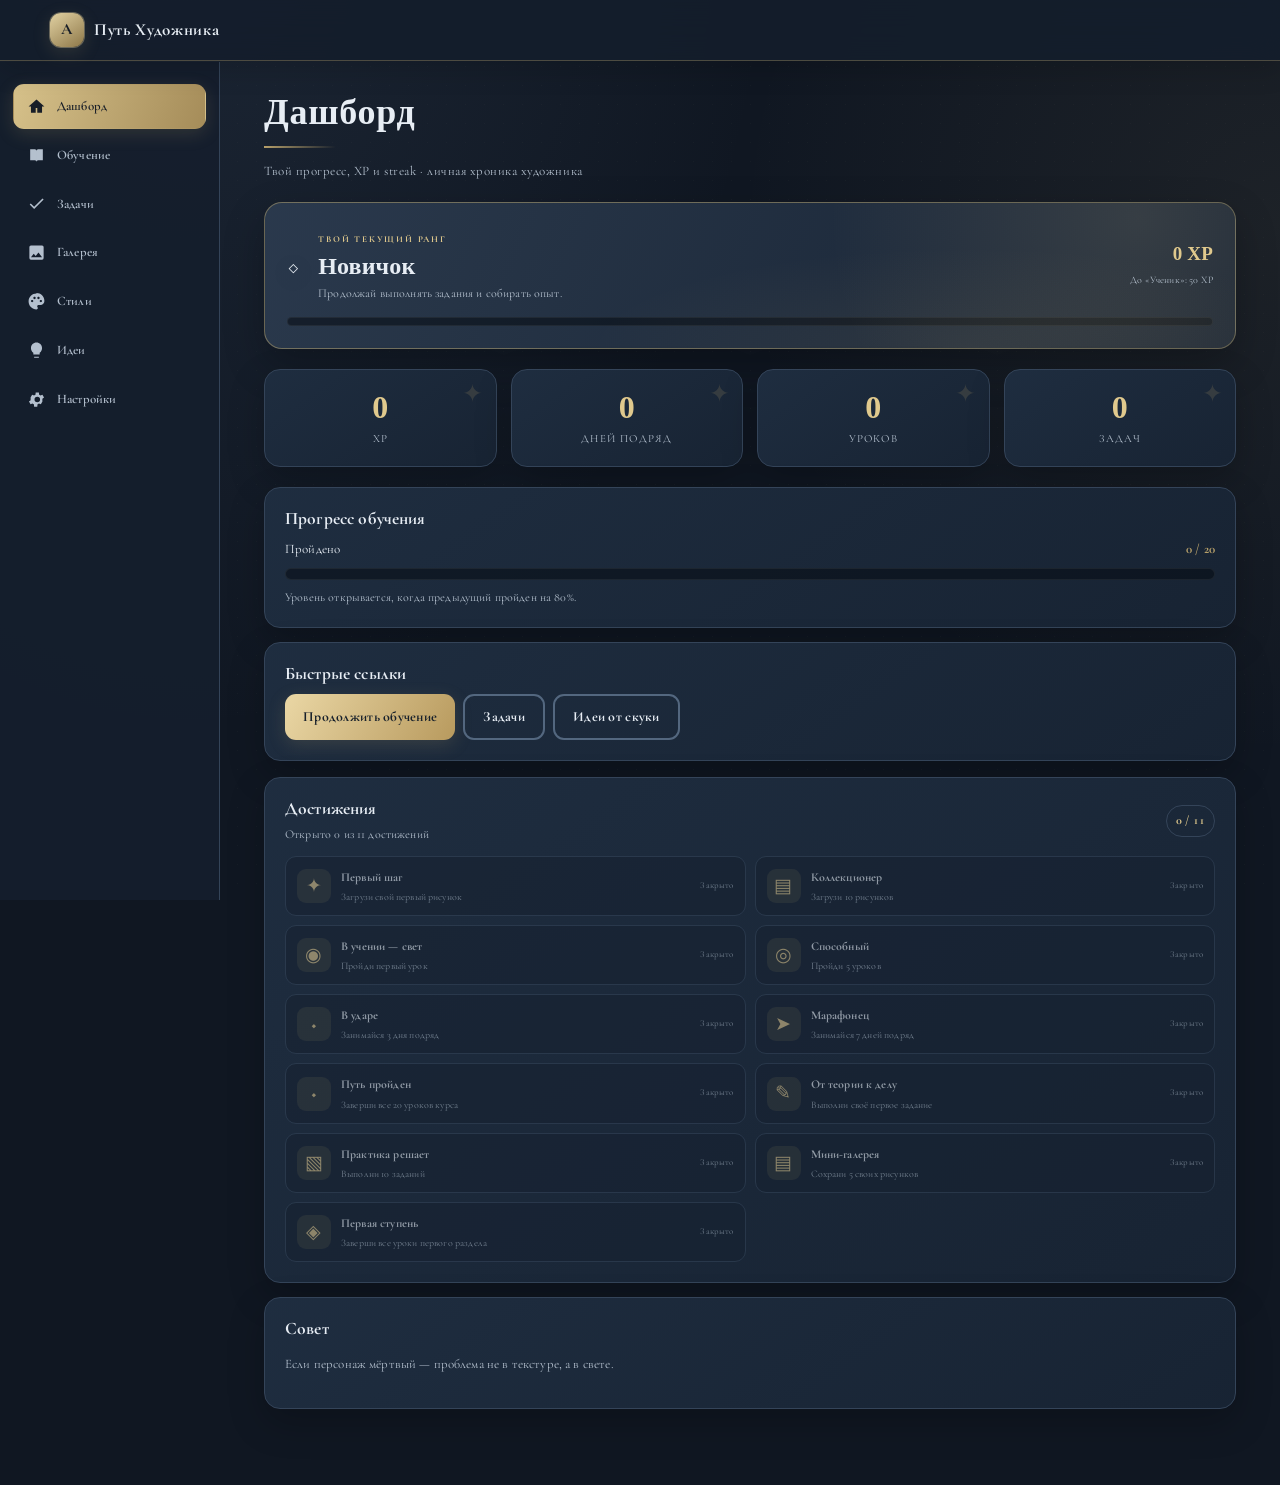
<file: index.html>
<!DOCTYPE html>
<html lang="ru">
<head>
<meta charset="UTF-8">
<meta name="viewport" content="width=device-width, initial-scale=1.0">
<title>Путь Художника — Дашборд</title>
<link rel="stylesheet" href="css/style.css">
</head>
<body>

<div class="topbar">
  <div class="brand"><div class="brand-mark">A</div><span>Путь Художника</span></div>
</div>

<nav class="sidebar" aria-label="Основная навигация">
  <a href="index.html" class="active"><span class="icon icon-home" aria-hidden="true"></span>Дашборд</a>
  <a href="learn.html"><span class="icon icon-book" aria-hidden="true"></span>Обучение</a>
  <a href="tasks.html"><span class="icon icon-task" aria-hidden="true"></span>Задачи</a>
  <a href="gallery.html"><span class="icon icon-image" aria-hidden="true"></span>Галерея</a>
  <a href="styles.html"><span class="icon icon-palette" aria-hidden="true"></span>Стили</a>
  <a href="ideas.html"><span class="icon icon-bulb" aria-hidden="true"></span>Идеи</a>
  <a href="settings.html"><span class="icon icon-settings" aria-hidden="true"></span>Настройки</a>
</nav>

<div class="main-wrap">
  <div class="content">
    <h1>Дашборд</h1>
    <p class="sub">Твой прогресс, XP и streak · личная хроника художника</p>
    <section class="hero-card" aria-label="Текущий ранг">
      <div class="hero-orbit"></div><div class="hero-rank-icon" id="dashRankIcon">◇</div>
      <div class="hero-copy"><span class="eyebrow">ТВОЙ ТЕКУЩИЙ РАНГ</span><h2 id="dashRankTitle">Новичок</h2><p id="dashRankHint">Каждый набросок приближает тебя к следующей ступени.</p></div>
      <div class="hero-xp"><strong id="dashXp">0 XP</strong><span id="dashNext">До следующего ранга: 50 XP</span></div>
      <div class="xp-bar hero-bar"><div class="xp-fill" id="dashRankFill" style="width:0%"></div></div>
    </section>

    <div class="stats-grid">
      <div class="stat-box">
        <div class="val" id="xpVal">0</div>
        <div class="lab">XP</div>
      </div>
      <div class="stat-box">
        <div class="val" id="streakVal">0</div>
        <div class="lab">Дней подряд</div>
      </div>
      <div class="stat-box">
        <div class="val" id="lessonsVal">0</div>
        <div class="lab">Уроков</div>
      </div>
      <div class="stat-box">
        <div class="val" id="tasksVal">0</div>
        <div class="lab">Задач</div>
      </div>
    </div>

    <div class="card">
      <h3>Прогресс обучения</h3>
      <div style="display:flex; justify-content:space-between; font-size:13px; margin-bottom:4px">
        <span>Пройдено</span>
        <span id="progressText" style="color:var(--accent); font-weight:700">0 / 20</span>
      </div>
      <div class="xp-bar"><div class="xp-fill" id="progressFill" style="width:0%"></div></div>
      <p style="font-size:12px; color:var(--muted); margin:8px 0 0">
        Уровень открывается, когда предыдущий пройден на 80%.
      </p>
    </div>

    <div class="card">
      <h3>Быстрые ссылки</h3>
      <div style="display:flex; gap:8px; flex-wrap:wrap; margin-top:8px">
        <a href="learn.html" class="btn btn-primary">Продолжить обучение</a>
        <a href="tasks.html" class="btn btn-ghost">Задачи</a>
        <a href="ideas.html" class="btn btn-ghost">Идеи от скуки</a>
      </div>
    </div>

        <section class="card achievements-card" aria-labelledby="achievementsTitle">
      <div class="achievements-heading">
        <div><h3 id="achievementsTitle">Достижения</h3><p id="achievementsSummary">Собирай награды за свой прогресс</p></div>
        <span class="achievements-count" id="achievementsCount">0 / 11</span>
      </div>
      <div class="achievements-grid" id="achievementsGrid" aria-live="polite"></div>
    </section>

<div class="card">
      <h3>Совет</h3>
      <p style="font-size:13px; color:var(--muted)" id="tipBox">Загрузка...</p>
    </div>
  </div>
</div>

<nav class="bottom-nav" aria-label="Быстрая навигация">
  <a href="index.html" class="active"><span class="icon icon-home" aria-hidden="true"></span><span>Главная</span></a>
  <a href="learn.html"><span class="icon icon-book" aria-hidden="true"></span><span>Уроки</span></a>
  <a href="tasks.html"><span class="icon icon-task" aria-hidden="true"></span><span>Задачи</span></a>
  <a href="gallery.html"><span class="icon icon-image" aria-hidden="true"></span><span>Галерея</span></a>
  <a href="settings.html"><span class="icon icon-settings" aria-hidden="true"></span><span>Профиль</span></a>
</nav>

<script src="js/data.js"></script>
<script src="js/themes.js"></script>
<script src="js/app.js"></script>
<script>
const TIPS = [
  "Если персонаж мёртвый — проблема не в текстуре, а в свете.",
  "Не рисуй детали, пока форма не сидит.",
  "Складка — зигзаг, а не прямая.",
  "Силуэт: закрась чёрным. Узнаётся?",
  "Один урок — минимум 3-5 рисунков."
];

function onReady(){
  const s = APP.state;
  document.getElementById('xpVal').textContent = s.xp;
  document.getElementById('streakVal').textContent = s.streak.count;
  document.getElementById('lessonsVal').textContent = Object.keys(s.progress).length;
  document.getElementById('tasksVal').textContent = Object.values(s.tasks).filter(v=>v==='done').length;

  const p = APP.calcLevel();
  document.getElementById('progressText').textContent = p.done + ' / ' + p.total;
  document.getElementById('progressFill').style.width = p.percent + '%';

  const unlocked = s.unlockedAch || [];
  const achievementCount = APP.ACHIEVEMENTS.length;
  document.getElementById('achievementsCount').textContent = unlocked.length + ' / ' + achievementCount;
  document.getElementById('achievementsSummary').textContent = unlocked.length === achievementCount
    ? 'Все награды собраны — отличный результат!'
    : 'Открыто ' + unlocked.length + ' из ' + achievementCount + ' достижений';
  document.getElementById('achievementsGrid').innerHTML = APP.ACHIEVEMENTS.map(ach => {
    const earned = unlocked.includes(ach.id);
    return '<article class="achievement-item' + (earned ? ' earned' : ' locked') + '">' +
      '<span class="achievement-icon" aria-hidden="true">' + ach.icon + '</span>' +
      '<span class="achievement-copy"><strong>' + ach.title + '</strong><small>' + ach.desc + '</small></span>' +
      '<span class="achievement-state">' + (earned ? 'Получено' : 'Закрыто') + '</span></article>';
  }).join('');
  document.getElementById('tipBox').textContent = TIPS[Math.floor(Math.random()*TIPS.length)];
  const rank = APP.getRankInfo();
  document.getElementById('dashRankIcon').textContent = rank.current.icon;
  document.getElementById('dashRankTitle').textContent = rank.current.title;
  document.getElementById('dashXp').textContent = s.xp + ' XP';
  document.getElementById('dashRankFill').style.width = rank.percent + '%';
  document.getElementById('dashNext').textContent = rank.next ? `До «${rank.next.title}»: ${rank.next.minXP - s.xp} XP` : 'Максимальный ранг достигнут';
  document.getElementById('dashRankHint').textContent = rank.next ? 'Продолжай выполнять задания и собирать опыт.' : 'Ты достиг вершины. Продолжай творить!';
}

APP.boot();
</script>
</body>
</html>
</file>
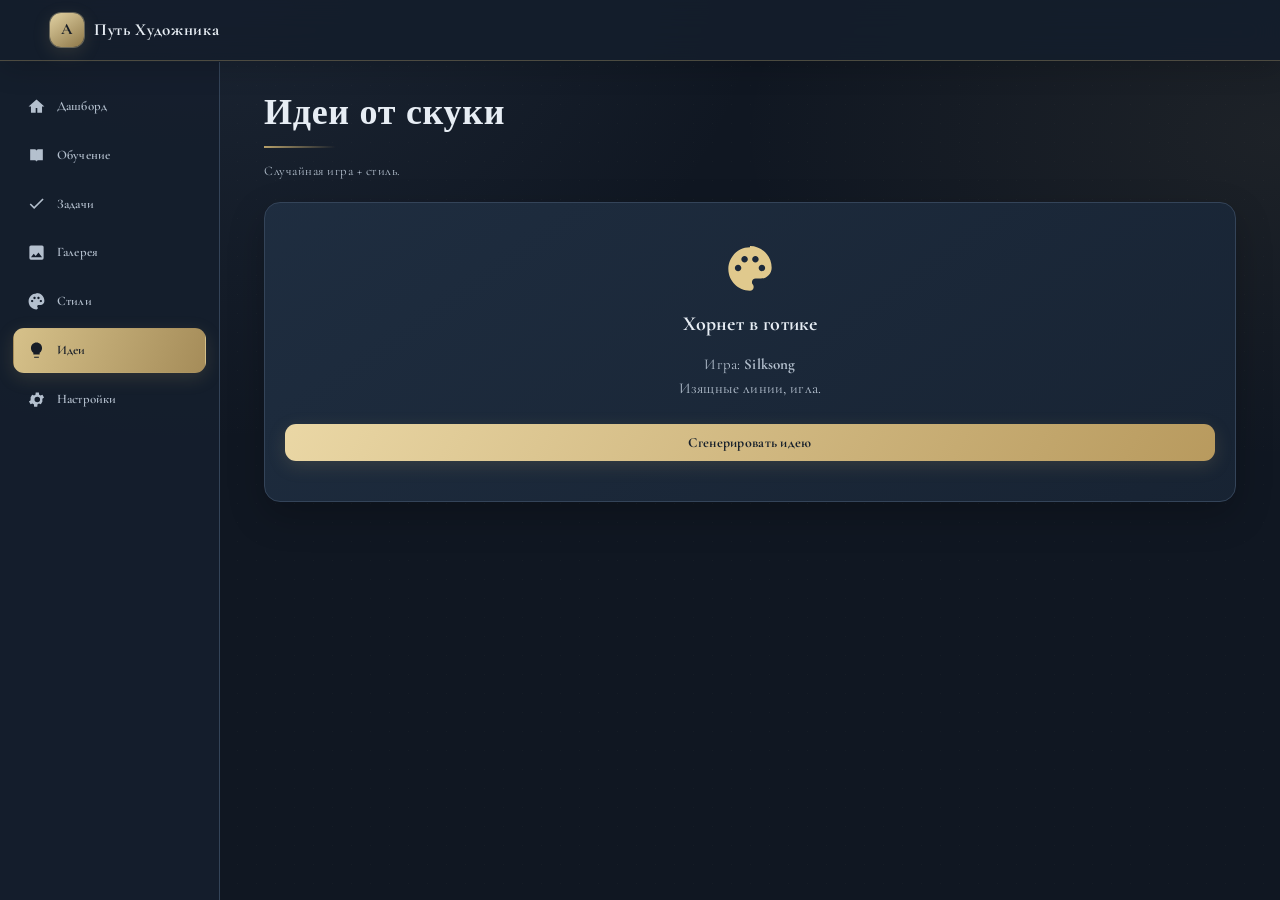
<file: ideas.html>
<!DOCTYPE html>
<html lang="ru">
<head>
<meta charset="UTF-8">
<meta name="viewport" content="width=device-width, initial-scale=1.0">
<title>Идеи — Путь Художника</title>
<link rel="stylesheet" href="css/style.css">
</head>
<body>

<div class="topbar">
  <div class="brand"><div class="brand-mark">A</div><span>Путь Художника</span></div>
</div>

<nav class="sidebar" aria-label="Основная навигация">
  <a href="index.html"><span class="icon icon-home" aria-hidden="true"></span>Дашборд</a>
  <a href="learn.html"><span class="icon icon-book" aria-hidden="true"></span>Обучение</a>
  <a href="tasks.html"><span class="icon icon-task" aria-hidden="true"></span>Задачи</a>
  <a href="gallery.html"><span class="icon icon-image" aria-hidden="true"></span>Галерея</a>
  <a href="styles.html"><span class="icon icon-palette" aria-hidden="true"></span>Стили</a>
  <a href="ideas.html" class="active"><span class="icon icon-bulb" aria-hidden="true"></span>Идеи</a>
  <a href="settings.html"><span class="icon icon-settings" aria-hidden="true"></span>Настройки</a>
</nav>

<div class="main-wrap">
  <div class="content">
    <h1>Идеи от скуки</h1>
    <p class="sub">Случайная игра + стиль.</p>
    
    <div class="card" style="text-align:center; padding:40px 20px;">
      <div id="ideaIcon" class="icon icon-palette idea-mark" aria-hidden="true"></div>
      <h2 id="ideaTitle" style="font-size:20px; margin-bottom:8px;">Нажми кнопку</h2>
      <p id="ideaDesc" style="color:var(--muted); margin-bottom:24px;"></p>
      <button class="btn btn-primary btn-block" onclick="rollIdea()">Сгенерировать идею</button>
    </div>
  </div>
</div>

<nav class="bottom-nav" aria-label="Быстрая навигация">
  <a href="index.html"><span class="icon icon-home" aria-hidden="true"></span><span>Главная</span></a>
  <a href="learn.html"><span class="icon icon-book" aria-hidden="true"></span><span>Уроки</span></a>
  <a href="tasks.html"><span class="icon icon-task" aria-hidden="true"></span><span>Задачи</span></a>
  <a href="gallery.html"><span class="icon icon-image" aria-hidden="true"></span><span>Галерея</span></a>
  <a href="settings.html"><span class="icon icon-settings" aria-hidden="true"></span><span>Профиль</span></a>
</nav>

<script src="js/data.js"></script>
<script src="js/themes.js"></script>
<script src="js/app.js"></script>
<script>
function onReady() {
  rollIdea(); // Сразу показываем первую идею
}

window.rollIdea = function() {
  const pool = APP_DATA.CREATIVE_TASKS;
  const random = pool[Math.floor(Math.random() * pool.length)];
  
  document.getElementById('ideaTitle').textContent = random.title;
  document.getElementById('ideaDesc').innerHTML = `
    Игра: <b>${random.game}</b><br>
    ${random.desc || ''}
  `;
  document.getElementById('ideaIcon').className = 'icon icon-palette idea-mark';
};

APP.boot();
</script>
</body>
</html>
</file>
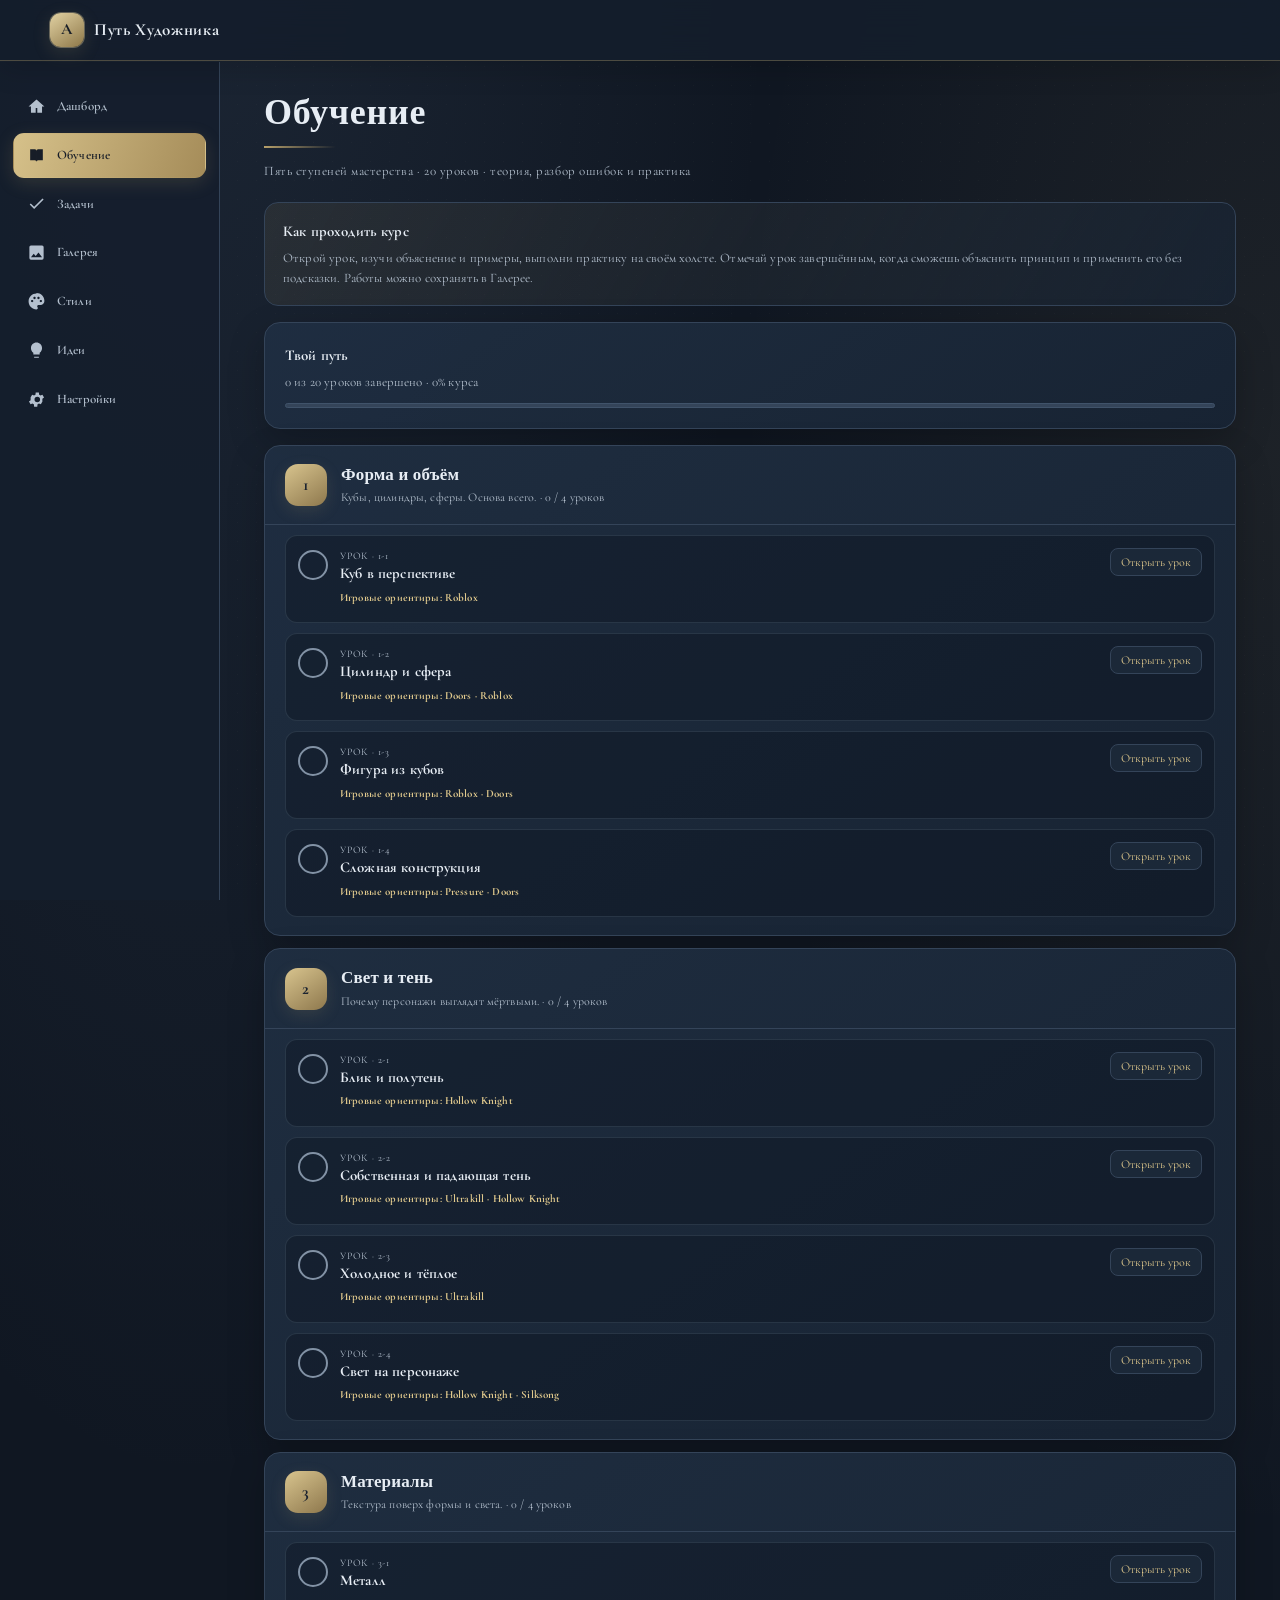
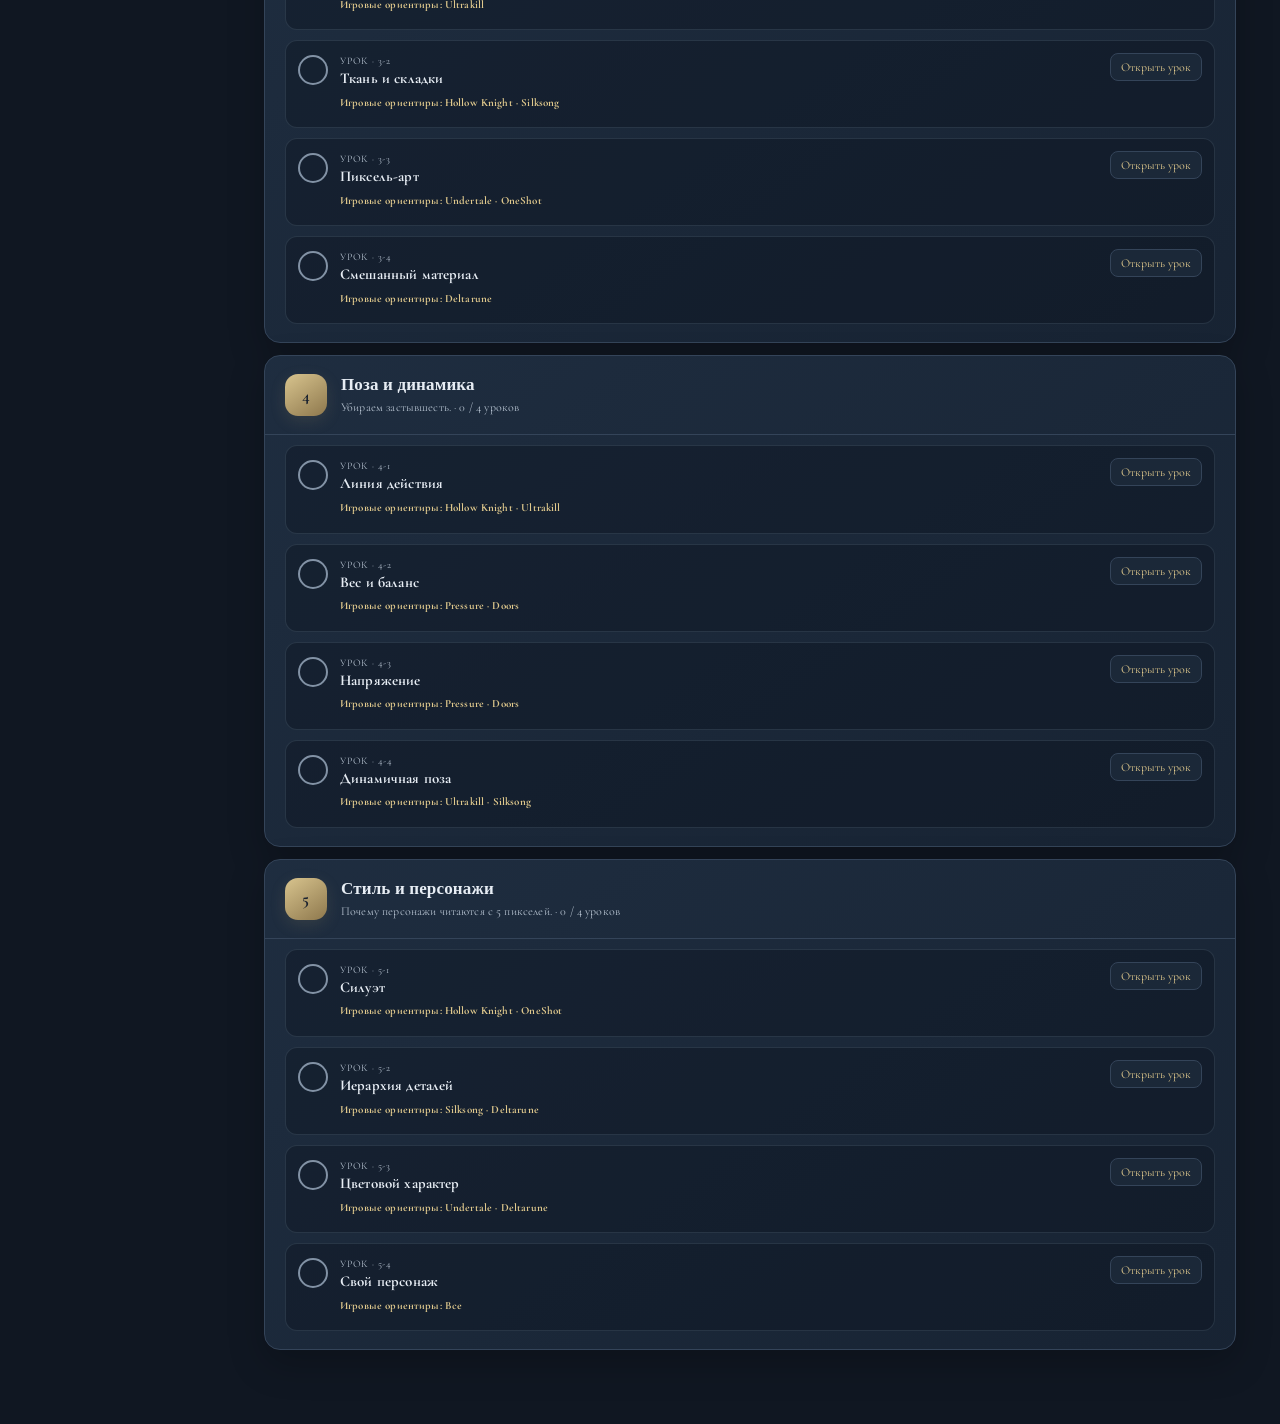
<file: learn.html>
<!DOCTYPE html>
<html lang="ru">
<head>
<meta charset="UTF-8">
<meta name="viewport" content="width=device-width, initial-scale=1.0">
<meta name="theme-color" content="#101722">
<title>Обучение — Путь Художника</title>
<link rel="stylesheet" href="css/style.css">
<style>
.lesson{align-items:stretch;cursor:default;opacity:1!important;flex-wrap:wrap}
.lesson.done{border-color:rgba(126,174,145,.55);background:linear-gradient(110deg,rgba(65,111,91,.13),var(--bg))}
.lesson-check{cursor:pointer;margin:2px 0 0}
.lesson-body{cursor:pointer}
.lesson-body h4{font-size:15px}
.lesson-body .games{margin-top:5px}
.lesson-open{margin-left:auto;align-self:flex-start;border:1px solid var(--line);border-radius:8px;background:var(--card);color:var(--accent2);padding:6px 10px;font-size:12px;cursor:pointer}
.lesson-detail{display:none;flex-basis:100%;margin:4px 0 2px 36px;padding:16px;border:1px solid var(--line);border-radius:12px;background:var(--card);color:var(--text);line-height:1.65}
.lesson.expanded .lesson-detail{display:block}
.lesson-detail h5{margin:15px 0 6px;color:var(--accent2);font-size:13px;letter-spacing:.04em}
.lesson-detail h5:first-child{margin-top:0}
.lesson-detail p{font-size:13px;color:var(--text);margin:0 0 8px}
.lesson-detail ul,.lesson-detail ol{padding-left:20px;margin:5px 0 12px;color:var(--text);font-size:13px}
.lesson-detail li{margin:4px 0}
.lesson-detail .concept{padding:9px 11px;margin:7px 0;background:var(--bg2);border:1px solid var(--line);border-left:2px solid var(--accent);border-radius:0 8px 8px 0}
.lesson-detail .concept strong{display:block;color:var(--text);font-size:12px}
.lesson-detail .concept span{font-size:12px;color:var(--muted)}
.lesson-detail .practice-box{padding:12px;border:1px solid var(--line);border-radius:10px;background:var(--accent-soft)}
.lesson-detail .checklist{list-style:none;padding:0}
.lesson-detail .checklist li:before{content:"□";color:var(--accent2);margin-right:8px;font-size:16px}
.lesson-actions{display:flex;gap:8px;flex-wrap:wrap;margin-top:12px}
.lesson-actions button{border:1px solid var(--line);border-radius:9px;padding:9px 12px;background:var(--card);color:var(--text);font-weight:700;cursor:pointer}
.lesson-actions .complete{background:linear-gradient(120deg,#d9c58f,#a58b57);color:#171d27;border:0}
.lesson-progress{height:5px;background:var(--line);border-radius:9px;overflow:hidden;margin-top:10px}
.lesson-progress span{display:block;height:100%;background:var(--accent);width:0}
.course-intro{padding:16px 18px;margin:0 0 16px;border:1px solid var(--line);border-radius:14px;background:linear-gradient(120deg,rgba(183,160,106,.1),rgba(24,36,52,.8))}
.course-intro p{margin:5px 0 0;color:var(--muted);font-size:13px;line-height:1.6}
.lesson-status{font-size:10px;color:var(--muted);letter-spacing:.08em;text-transform:uppercase}
@media(max-width:600px){.lesson-detail{margin-left:0;padding:13px}.lesson-open{font-size:11px;padding:6px 8px}}
.lesson-visual{margin:12px 0 16px;padding:13px;border:1px solid var(--line);border-radius:12px;background:var(--bg2);overflow:hidden}.lesson-visual figcaption{font-size:13px;font-weight:800;color:var(--accent2);margin-bottom:8px}.lesson-visual svg{display:block;width:100%;height:auto;max-height:210px}.lesson-visual svg text{font:12px system-ui,sans-serif;fill:var(--text)}.lesson-visual .vg{stroke:var(--muted);stroke-dasharray:5 5;fill:none}.lesson-visual .vr{stroke:var(--accent2);stroke-dasharray:4 4;fill:none}.lesson-visual .vs{stroke:var(--accent);stroke-width:2.3;fill:var(--accent-soft)}.lesson-visual .vh,.lesson-visual .va{stroke:var(--accent2);stroke-dasharray:6 4;fill:none}.lesson-visual .vp{fill:var(--accent2)}.lesson-visual .vsh{fill:rgba(30,38,50,.58)}.lesson-visual .vhi{fill:#fff5d0;stroke:#c6a65d}.lesson-visual .vref{fill:none;stroke:#b7c9dc;stroke-width:5;stroke-linecap:round}.lesson-visual .vc{fill:rgba(30,38,50,.25)}.lesson-visual .vct{fill:rgba(20,25,34,.72)}.lesson-visual .vf{fill:none;stroke:var(--accent2);stroke-width:2}.lesson-visual .vl{fill:none;stroke:var(--text);stroke-width:5;stroke-linecap:round;stroke-linejoin:round}.lesson-visual p{margin:8px 0 0;font-size:12px;line-height:1.55;color:var(--muted)}@media(max-width:600px){.lesson-visual{padding:9px}.lesson-visual svg text{font-size:13px}}

.lesson-detail .step-check{display:flex;align-items:flex-start;gap:9px;cursor:pointer}
.lesson-detail .step-check input,.lesson-detail .self-check input{flex:0 0 auto;width:16px;height:16px;margin:3px 0 0;accent-color:var(--accent)}
.lesson-detail .step-check span,.lesson-detail .self-check span{min-width:0}
.lesson-detail .self-check{display:flex;align-items:flex-start;gap:9px;cursor:pointer}
.lesson-detail .self-check-note{font-size:12px;color:var(--muted);margin:0 0 7px}
.lesson-detail .checklist li:before{content:none}
.reference-image{display:flex;align-items:center;gap:12px;margin-top:12px;padding:10px;border:1px solid var(--line);border-radius:10px;background:var(--card)}
.reference-image img{display:block;width:112px;height:112px;flex:0 0 112px;object-fit:contain;border-radius:7px;background:var(--bg2)}
.reference-image div{display:flex;flex-direction:column;gap:4px;min-width:0}
.reference-image strong{font-size:12px;color:var(--text)}
.reference-image small{font-size:11px;color:var(--muted)}
.reference-image a{font-size:11px;color:var(--accent2);text-decoration:underline}
@media(max-width:600px){.reference-image{align-items:flex-start}.reference-image img{width:88px;height:88px;flex-basis:88px}.lesson-detail .step-check input,.lesson-detail .self-check input{width:18px;height:18px}}

.light-demo{margin:14px 0;padding:13px;border:1px solid var(--line);border-radius:12px;background:var(--card)}
.light-demo h5{margin:0 0 5px;color:var(--accent2);font-size:13px}
.light-demo>p{margin:4px 0 8px;font-size:12px;color:var(--muted)}
.light-demo svg{display:block;width:100%;max-height:190px;margin:5px auto}
.light-demo-control{display:flex;align-items:center;gap:12px;font-size:12px;color:var(--text)}
.light-demo-control input{flex:1;min-width:0;accent-color:var(--accent)}
.light-demo .light-demo-output{margin:6px 0 0;color:var(--accent2);font-size:12px}
.reference-fallback{font-size:11px;color:var(--muted);max-width:112px;align-self:center}</style>
</head>
<body>
<div class="topbar"><div class="brand"><div class="brand-mark">A</div><span>Путь Художника</span></div></div>
<nav class="sidebar" aria-label="Основная навигация">
  <a href="index.html"><span class="icon icon-home" aria-hidden="true"></span>Дашборд</a>
  <a href="learn.html" class="active"><span class="icon icon-book" aria-hidden="true"></span>Обучение</a>
  <a href="tasks.html"><span class="icon icon-task" aria-hidden="true"></span>Задачи</a>
  <a href="gallery.html"><span class="icon icon-image" aria-hidden="true"></span>Галерея</a>
  <a href="styles.html"><span class="icon icon-palette" aria-hidden="true"></span>Стили</a>
  <a href="ideas.html"><span class="icon icon-bulb" aria-hidden="true"></span>Идеи</a>
  <a href="settings.html"><span class="icon icon-settings" aria-hidden="true"></span>Настройки</a>
</nav>
<div class="main-wrap"><div class="content">
<h1>Обучение</h1>
<p class="sub">Пять ступеней мастерства · 20 уроков · теория, разбор ошибок и практика</p>
<div class="course-intro"><strong>Как проходить курс</strong><p>Открой урок, изучи объяснение и примеры, выполни практику на своём холсте. Отмечай урок завершённым, когда сможешь объяснить принцип и применить его без подсказки. Работы можно сохранять в Галерее.</p></div>
<div id="courseSummary" class="card" style="margin-bottom:16px"><strong>Твой путь</strong><div id="courseSummaryText" style="font-size:13px;color:var(--muted);margin-top:5px">Загрузка прогресса…</div><div class="lesson-progress"><span id="courseProgress"></span></div></div>
<div id="levelsWrap"></div>
</div></div>
<nav class="bottom-nav" aria-label="Быстрая навигация">
  <a href="index.html"><span class="icon icon-home" aria-hidden="true"></span><span>Главная</span></a>
  <a href="learn.html" class="active"><span class="icon icon-book" aria-hidden="true"></span><span>Уроки</span></a>
  <a href="tasks.html"><span class="icon icon-task" aria-hidden="true"></span><span>Задачи</span></a>
  <a href="gallery.html"><span class="icon icon-image" aria-hidden="true"></span><span>Галерея</span></a>
  <a href="settings.html"><span class="icon icon-settings" aria-hidden="true"></span><span>Профиль</span></a>
</nav>
<script src="js/data.js"></script>
<script src="js/lesson-content.js"></script>
<script src="js/themes.js"></script>
<script src="js/app.js"></script>
<script>
function esc(value){return String(value??'').replace(/[&<>"']/g,c=>({'&':'&amp;','<':'&lt;','>':'&gt;','"':'&quot;',"'":'&#39;'}[c]));}
function list(items,ordered=false,checkable=false){const tag=ordered?'ol':'ul';return '<'+tag+'>'+items.map(x=>'<li>'+(checkable?'<label class="step-check"><input type="checkbox"><span>'+esc(x)+'</span></label>':esc(x))+'</li>').join('')+'</'+tag+'>';}
const VIS={
"1-1":["Двухточечная перспектива","Горизонтальные направления сходятся к двум точкам; вертикали остаются вертикальными.",'<svg viewBox="0 0 520 190" role="img" aria-label="Куб в двухточечной перспективе"><path class="vg" d="M10 55H510"/><path class="vr" d="M45 55L230 100 45 170M475 55L290 100 475 170"/><path class="vs" d="M230 25L290 55V155L230 125Z M230 25L45 55V170L230 125 M290 55L475 55V170L290 155"/><circle class="vp" cx="45" cy="55" r="5"/><circle class="vp" cx="475" cy="55" r="5"/><text x="45" y="40" text-anchor="middle">Точка схода</text><text x="475" y="40" text-anchor="middle">Точка схода</text></svg>'],
"1-2":["Ось и торцы цилиндра","Торцы одного цилиндра согласованы по оси и наклону. Их видимая ширина зависит от ракурса; не нужно автоматически делать нижний эллипс шире верхнего.",'<svg viewBox="0 0 520 190" role="img" aria-label="Один цилиндр с двумя согласованными эллиптическими торцами"><path class="va" d="M75 95H445"/><path class="vs" d="M150 40H370C390 40 390 150 370 150H150C130 150 130 40 150 40Z"/><ellipse class="vs" cx="150" cy="95" rx="20" ry="55"/><path class="vh" d="M370 40C390 40 390 150 370 150"/><path class="vf" d="M150 40H370M150 150H370"/><text x="150" y="20" text-anchor="middle">Торец</text><text x="370" y="20" text-anchor="middle">Торец</text><text x="260" y="180" text-anchor="middle">Ось цилиндра</text></svg>'],
"2-1":["Светотень на сфере","Блик обращён к источнику. Собственная тень — с противоположной стороны; рефлекс слабее прямого света.",'<svg viewBox="0 0 520 190" role="img" aria-label="Сфера с бликом, тенью и рефлексом"><defs><clipPath id="sp-lighting"><circle cx="240" cy="100" r="76"/></clipPath></defs><path class="vr" d="M25 20L130 60M25 20L90 20M25 20L80 80"/><circle class="vs" cx="240" cy="100" r="76"/><g clip-path="url(#sp-lighting)"><path class="vsh" d="M245 24C320 30 350 95 320 150Q280 205 210 175Q270 160 270 100Q265 55 245 24Z"/><ellipse class="vhi" cx="200" cy="68" rx="14" ry="9"/><path class="vref" d="M290 160Q320 145 325 120"/></g><text x="15" y="15">Свет</text><text x="130" y="45">Блик</text><text x="335" y="90">Собственная тень</text><text x="335" y="165">Рефлекс</text></svg>'],
"2-2":["Собственная и падающая тень","Собственная тень лежит на объекте, падающая — на плоскости. Контактная область часто самая плотная.",'<svg viewBox="0 0 520 190" role="img" aria-label="Шар с собственной, падающей и контактной тенью"><path class="vg" d="M20 155H500"/><path class="vr" d="M35 15L150 75M35 15L125 130"/><circle class="vs" cx="185" cy="100" r="52"/><path class="vsh" d="M185 48A52 52 0 0 1 185 152Q240 145 238 95Q230 55 185 48Z"/><path class="vc" d="M220 140L440 155Q390 125 250 120Z"/><path class="vct" d="M130 155Q185 145 240 155Q185 165 130 155Z"/><text x="290" y="110">Падающая тень</text><text x="285" y="35">Собственная тень</text><text x="15" y="185">Контактная тень</text></svg>'],
"3-2":["Складки и натяжение ткани","Складки зависят от натяжения, сжатия и веса. Отмечай точки крепления и веди линии к провисающим участкам.",'<svg viewBox="0 0 520 190" role="img" aria-label="Складки ткани от точек натяжения"><path class="vs" d="M50 25Q130 50 205 25Q280 55 360 25Q430 50 470 25L470 155Q390 140 340 165Q255 140 205 165Q125 140 50 155Z"/><path class="vf" d="M50 25Q100 90 145 155M205 25Q190 100 205 165M360 25Q315 100 340 165M470 25Q410 90 340 165M50 25Q180 75 340 165M470 25Q370 80 205 165"/><circle class="vp" cx="50" cy="25" r="6"/><circle class="vp" cx="205" cy="25" r="6"/><circle class="vp" cx="360" cy="25" r="6"/><circle class="vp" cx="470" cy="25" r="6"/></svg>'],
"4-1":["Линия действия и массы тела","Линия действия передаёт импульс позы, но не обязана совпадать с позвоночником. Грудная клетка и таз — отдельные объёмы.",'<svg viewBox="0 0 520 190" role="img" aria-label="Фигура с линией действия, грудной клеткой и тазом"><path class="va" d="M140 10Q220 55 260 95Q310 145 410 175"/><circle class="vp" cx="185" cy="22" r="16"/><ellipse class="vs" cx="250" cy="80" rx="32" ry="48" transform="rotate(-25 250 80)"/><ellipse class="vs" cx="320" cy="140" rx="32" ry="22" transform="rotate(18 320 140)"/><path class="vl" d="M230 53L175 105L120 150M275 110L240 165L220 185M345 150L405 165L455 185M265 45L330 20L385 30"/><text x="8" y="42">Линия действия</text><text x="360" y="12">Грудная клетка</text><text x="385" y="120">Таз</text></svg>'],"1-3":["Сборка объекта из простых объёмов","Сначала крупные массы, затем соединяющие формы и только после проверки — детали.",'<svg viewBox="0 0 520 190" role="img" aria-label="Фигура собрана из куба, сферы и цилиндра"><path class="vg" d="M35 160H485"/><path class="vs" d="M95 65L155 42L215 65L155 90Z M95 65V125L155 150V90Z M155 90L215 65V125L155 150Z"/><circle class="vs" cx="285" cy="65" r="32"/><path class="vs" d="M270 100C270 88 300 88 300 100V145C300 157 270 157 270 145Z"/><path class="va" d="M155 96L285 65L285 145"/><path class="vf" d="M215 95L260 95M300 110L365 130"/><text x="110" y="25">Корпус</text><text x="260" y="20">Голова</text><text x="365" y="145">Связь форм</text></svg>'],
"1-4":["Проверка сложной конструкции","Сверяй оси, габарит и перекрытия: части должны соединяться в один цельный объём.",'<svg viewBox="0 0 520 190" role="img" aria-label="Сложная конструкция из связанных объёмов"><path class="vg" d="M35 160H485"/><path class="vs" d="M95 55L185 35L235 65L145 88Z M95 55V125L145 155V88Z M145 88L235 65V135L145 155Z"/><path class="vs" d="M235 65L315 45L365 75L285 98Z M235 65V135L285 158V98Z M285 98L365 75V145L285 158Z"/><path class="va" d="M95 55L365 75M145 88L285 98M185 35L315 45"/><path class="vf" d="M235 65L285 98M145 155L285 158"/><text x="85" y="20">Общий габарит</text><text x="375" y="88">Оси и стыки</text></svg>'] ,
"2-3":["Тёплый и холодный свет","Цвет освещения меняет оттенки поверхности, но сначала сохраняй читаемую разницу светлоты.",'<svg viewBox="0 0 520 190" role="img" aria-label="Сравнение тёплого и холодного освещения"><rect class="vs" x="55" y="45" width="155" height="95" rx="12"/><rect x="55" y="45" width="155" height="95" rx="12" fill="#e6a45e" opacity=".5"/><rect class="vs" x="310" y="45" width="155" height="95" rx="12"/><rect x="310" y="45" width="155" height="95" rx="12" fill="#75a9dc" opacity=".5"/><circle cx="132" cy="92" r="26" fill="#d7b58b" stroke="var(--text)" stroke-width="2"/><circle cx="387" cy="92" r="26" fill="#9eb8d1" stroke="var(--text)" stroke-width="2"/><text x="132" y="165" text-anchor="middle">Тёплый</text><text x="387" y="165" text-anchor="middle">Холодный</text></svg>'],
"2-4":["Свет на персонаже","Выбери один источник света и последовательно освети обращённые к нему плоскости.",'<svg viewBox="0 0 520 190" role="img" aria-label="Направление света на упрощённой фигуре"><path class="vr" d="M45 20L210 60M45 20L250 105M45 20L300 145"/><circle class="vs" cx="255" cy="35" r="20"/><path class="vs" d="M220 62Q255 45 290 62L310 118L285 130L275 95L270 160L240 160L235 95L220 130L200 118Z"/><path class="vsh" d="M270 61L290 62L310 118L285 130L275 95L270 160Z"/><path class="va" d="M330 25L420 25M330 95L440 95M330 160L420 160"/><text x="55" y="15">Источник</text><text x="350" y="18">Освещённая сторона</text><text x="350" y="88">Полутон</text><text x="350" y="153">Тень</text></svg>'],
"3-1":["Контраст металла","Металл отражает окружение: яркий резкий блик соседствует с тёмными отражёнными полосами.",'<svg viewBox="0 0 520 190" role="img" aria-label="Металлическая сфера с контрастными отражениями"><defs><clipPath id="metal-sphere"><circle cx="225" cy="95" r="70"/></clipPath></defs><circle class="vs" cx="225" cy="95" r="70"/><g clip-path="url(#metal-sphere)"><path fill="#202a36" d="M145 35H305V75H145Z"/><path fill="#b7c6d4" d="M145 75H305V98H145Z"/><path fill="#586b7c" d="M145 98H305V125H145Z"/><path fill="#1a2028" d="M145 125H305V170H145Z"/><path fill="#fff" d="M180 42Q210 35 225 48Q210 58 185 58Z"/></g><path class="vg" d="M315 95H470"/><text x="335" y="80">Яркий блик</text><text x="335" y="115">Отражённые полосы</text></svg>'],
"3-3":["Пиксельная сетка","В пиксель-арте каждый квадрат — осознанная форма. Сначала силуэт и крупные пятна, затем детали.",'<svg viewBox="0 0 520 190" role="img" aria-label="Пиксельный силуэт на сетке"><rect x="175" y="12" width="170" height="170" fill="var(--card)" stroke="var(--muted)"/><path class="vg" d="M196 12V182M217 12V182M238 12V182M259 12V182M280 12V182M301 12V182M322 12V182M175 33H345M175 54H345M175 75H345M175 96H345M175 117H345M175 138H345M175 159H345"/><path fill="var(--accent2)" d="M238 33H280V54H301V96H322V117H301V138H280V159H238V138H217V117H196V75H217V54H238Z"/><path fill="var(--text)" d="M238 54H259V75H238ZM280 54H301V75H280Z"/><text x="35" y="65">Один квадрат</text><path class="va" d="M125 60L175 60"/><text x="35" y="105">Без размытия</text><path class="va" d="M125 100L175 100"/></svg>'],
"3-4":["Разные материалы","Сохраняй общую форму, но меняй характер блика, края и фактуру в зависимости от материала.",'<svg viewBox="0 0 520 190" role="img" aria-label="Сравнение матовой, тканевой и металлической поверхностей"><circle class="vs" cx="105" cy="82" r="42"/><circle cx="90" cy="67" r="8" fill="#fff" opacity=".28"/><circle class="vs" cx="260" cy="82" r="42"/><path class="vf" d="M228 65Q250 95 292 105M228 95Q260 70 292 60"/><circle class="vs" cx="415" cy="82" r="42"/><path d="M380 55H450V72H380Z" fill="#fff" opacity=".85"/><path d="M380 91H450V110H380Z" fill="#172231" opacity=".8"/><text x="105" y="150" text-anchor="middle">Матовый</text><text x="260" y="150" text-anchor="middle">Ткань</text><text x="415" y="150" text-anchor="middle">Металл</text></svg>'],
"4-2":["Вес и точка опоры","Проекция центра массы должна оставаться над площадью опоры, иначе поза теряет равновесие.",'<svg viewBox="0 0 520 190" role="img" aria-label="Центр массы над площадью опоры"><path class="vg" d="M40 160H480"/><circle class="vs" cx="245" cy="38" r="15"/><path class="vl" d="M245 53L250 100L215 130M250 100L295 125M250 100L250 150M250 150L225 160M250 150L275 160"/><path class="vr" d="M250 38V160"/><path class="va" d="M205 165H295"/><circle class="vp" cx="250" cy="160" r="5"/><text x="310" y="45">Центр массы</text><text x="310" y="170">Площадь опоры</text></svg>'],
"4-3":["Напряжение в позе","Напряжение читается через сжатие, наклон и встречные направления частей тела.",'<svg viewBox="0 0 520 190" role="img" aria-label="Сжатая напряжённая поза и встречные направления"><circle class="vs" cx="250" cy="42" r="18"/><path class="vl" d="M250 60L245 105L210 125L180 115M245 105L280 125L315 115M245 105L235 150L205 175M245 105L270 150L300 175"/><path class="vr" d="M100 90L185 112M420 90L325 112M130 155L205 130M390 155L315 130"/><path class="vp" d="M185 112L173 105L176 118Z M325 112L337 105L334 118Z"/><text x="25" y="45">Сжатие</text><text x="400" y="45">Встречное усилие</text></svg>'],
"4-4":["Ритм движения","Повтори действие в трёх фазах: начало, перенос веса и завершение. Сохраняй общий ритм.",'<svg viewBox="0 0 520 190" role="img" aria-label="Три фазы шага"><g fill="none" stroke="var(--accent2)" stroke-width="3" stroke-linecap="round"><circle cx="90" cy="38" r="12"/><path d="M90 50L90 100L65 145M90 100L120 140M90 65L55 90M90 65L120 80"/><circle cx="260" cy="38" r="12"/><path d="M260 50L260 100L225 135M260 100L300 150M260 65L225 90M260 65L295 75"/><circle cx="430" cy="38" r="12"/><path d="M430 50L430 100L400 150M430 100L460 135M430 65L400 75M430 65L465 90"/></g><path class="vg" d="M30 165H490"/><path class="va" d="M145 85H205M315 85H375"/><text x="90" y="185" text-anchor="middle">Начало</text><text x="260" y="185" text-anchor="middle">Перенос</text><text x="430" y="185" text-anchor="middle">Завершение</text></svg>'],
"5-1":["Силуэт и узнаваемость","Проверь персонажа в чёрном пятне: поза и крупные детали должны отличать его от других.",'<svg viewBox="0 0 520 190" role="img" aria-label="Три разных силуэта персонажей"><path fill="var(--text)" d="M75 145L82 90L70 65L88 35L106 65L94 90L105 145Z"/><path fill="var(--text)" d="M225 145L210 100L218 70L205 45L225 30L245 45L232 70L250 100L240 145Z"/><path fill="var(--text)" d="M360 145L350 105L330 90L345 70L340 35L365 20L390 35L385 70L405 90L385 105L380 145Z"/><path class="vg" d="M35 155H475"/><text x="90" y="180" text-anchor="middle">Простой</text><text x="230" y="180" text-anchor="middle">Узкий</text><text x="365" y="180" text-anchor="middle">Широкий</text></svg>'],
"5-2":["Иерархия деталей","Главный акцент крупнее или контрастнее второстепенных; не делай все элементы одинаково заметными.",'<svg viewBox="0 0 520 190" role="img" aria-label="Главный акцент и второстепенные детали"><circle cx="260" cy="88" r="48" fill="var(--accent2)"/><circle cx="150" cy="55" r="19" fill="var(--muted)"/><circle cx="370" cy="55" r="19" fill="var(--muted)"/><circle cx="160" cy="135" r="12" fill="var(--muted)"/><circle cx="360" cy="135" r="12" fill="var(--muted)"/><path class="vg" d="M150 55L212 72M370 55L308 72"/><text x="260" y="165" text-anchor="middle">Главный фокус</text></svg>'],
"5-3":["Палитра персонажа","Собери палитру из основного, поддерживающего и акцентного цветов; проверь светлоту в сером.",'<svg viewBox="0 0 520 190" role="img" aria-label="Палитра из четырёх согласованных цветов"><rect x="70" y="45" width="90" height="75" rx="8" fill="#344b67"/><rect x="170" y="45" width="90" height="75" rx="8" fill="#8aa1b8"/><rect x="270" y="45" width="90" height="75" rx="8" fill="#d8c7a0"/><rect x="370" y="45" width="90" height="75" rx="8" fill="#b65c4b"/><text x="115" y="145" text-anchor="middle">Основной</text><text x="215" y="145" text-anchor="middle">Поддержка</text><text x="315" y="145" text-anchor="middle">Свет</text><text x="415" y="145" text-anchor="middle">Акцент</text></svg>'],
"5-4":["Путь создания персонажа","Сначала идея и силуэт, затем конструкция, палитра и финальные детали.",'<svg viewBox="0 0 520 190" role="img" aria-label="Этапы разработки персонажа"><rect class="vs" x="15" y="60" width="90" height="65" rx="8"/><rect class="vs" x="145" y="60" width="90" height="65" rx="8"/><rect class="vs" x="275" y="60" width="90" height="65" rx="8"/><rect class="vs" x="405" y="60" width="100" height="65" rx="8"/><path class="va" d="M105 92H145M235 92H275M365 92H405"/><text x="60" y="98" text-anchor="middle">Идея</text><text x="190" y="98" text-anchor="middle">Форма</text><text x="320" y="98" text-anchor="middle">Цвет</text><text x="455" y="98" text-anchor="middle">Финал</text></svg>']};
const REFS={
 "1-1":{src:"https://upload.wikimedia.org/wikipedia/commons/5/5c/2-Point_Perspective_Grid.png",url:"https://commons.wikimedia.org/wiki/File:2-Point_Perspective_Grid.png",alt:"Схема двухточечной перспективы",credit:"Tim van de Vall · CC BY-SA 3.0",licenseUrl:"https://creativecommons.org/licenses/by-sa/3.0/"},
 "2-1":{src:"https://upload.wikimedia.org/wikipedia/commons/7/79/Sphere_with_soft_shadow.jpg",url:"https://commons.wikimedia.org/wiki/File:Sphere_with_soft_shadow.jpg",alt:"Сфера с мягким светом и падающей тенью",credit:"Martin Kraus · CC BY-SA 3.0",licenseUrl:"https://creativecommons.org/licenses/by-sa/3.0/"},
 "3-2":{src:"https://thumb.wikimedia.org/wikipedia/commons/thumb/4/49/Drawing%2C_Study_of_Drapery%2C_1675_%28CH_18109903%29.jpg/960px-Drawing%2C_Study_of_Drapery%2C_1675_%28CH_18109903%29.jpg",url:"https://commons.wikimedia.org/wiki/File:Drawing,_Study_of_Drapery,_1675_(CH_18109903).jpg",alt:"Исторический рисунок складок ткани",credit:"Matt Flynn / Cooper Hewitt, Smithsonian Design Museum · Public Domain Mark 1.0",licenseUrl:"https://creativecommons.org/publicdomain/mark/1.0/"},
 "4-1":{src:"https://upload.wikimedia.org/wikipedia/commons/9/97/Gesture_Drawing_Pose-_What_is_Line_of_Action.jpg",url:"https://commons.wikimedia.org/wiki/File:Gesture_Drawing_Pose-_What_is_Line_of_Action.jpg",alt:"Учебный рисунок позы с линией действия",credit:"Umang Thapa · CC BY-SA 4.0",licenseUrl:"https://creativecommons.org/licenses/by-sa/4.0/"}
};
function referenceMarkup(id){const r=REFS[id];return r?'<div class="reference-image"><img src="'+r.src+'" alt="'+esc(r.alt)+'" loading="lazy" decoding="async" onerror="this.hidden=true;this.nextElementSibling.hidden=false"><span class="reference-fallback" hidden>Изображение временно недоступно</span><div><strong>Реальный референс</strong><small>'+esc(r.credit)+'</small><a href="'+r.url+'" target="_blank" rel="noopener noreferrer">Страница изображения</a><a href="'+r.licenseUrl+'" target="_blank" rel="noopener noreferrer">Лицензия</a><small>Изображение не изменялось</small></div></div>':'';}
function lessonVisualMarkup(id){const v=VIS[id];return v?'<figure class="lesson-visual"><figcaption>'+esc(v[0])+'</figcaption>'+v[2]+'<p>'+esc(v[1])+'</p>'+referenceMarkup(id)+'</figure>':referenceMarkup(id);}

function lessonDemoMarkup(id){
 if(id!=="2-1")return "";
 return '<section class="light-demo"><h5>Мини-эксперимент: двигай источник света</h5><p>Поменяй направление света и посмотри, как перемещаются блик и падающая тень.</p><svg viewBox="0 0 360 170" role="img" aria-label="Интерактивная схема сферы и падающей тени"><path class="vg" d="M25 135H335"/><ellipse id="demo-shadow" class="vct" cx="205" cy="135" rx="62" ry="11"/><circle class="vs" cx="160" cy="85" r="35"/><path id="demo-shadow-side" class="vsh" d="M160 50A35 35 0 0 1 160 120Q194 85 160 50Z"/><circle id="demo-highlight" class="vhi" cx="148" cy="73" r="8"/><line id="demo-ray" class="vr" x1="86" y1="25" x2="160" y2="85"/><circle id="demo-source" class="vp" cx="86" cy="25" r="7"/><text x="18" y="18">Источник света</text><text x="235" y="90">Тень</text></svg><label class="light-demo-control" for="light-angle">Направление света <input id="light-angle" type="range" min="0" max="359" value="225" oninput="moveLightDemo(this.value)"></label><p class="light-demo-output" id="light-angle-label" aria-live="polite">Свет сверху слева</p></section>';
}
window.moveLightDemo=function(value){
 const angle=Number(value)*Math.PI/180, degrees=Number(value);
 const cx=160,cy=85,cos=Math.cos(angle),sin=Math.sin(angle);
 const sourceX=cx+cos*105,sourceY=cy+sin*70;
 const highlightX=cx+cos*18,highlightY=cy+sin*18;
 const shadowX=cx-cos*65;
 const source=document.getElementById('demo-source'),ray=document.getElementById('demo-ray');
 const highlight=document.getElementById('demo-highlight'),shadow=document.getElementById('demo-shadow');
 const shadowSide=document.getElementById('demo-shadow-side');
 if(!source||!ray||!highlight||!shadow||!shadowSide)return;
 source.setAttribute('cx',sourceX);source.setAttribute('cy',sourceY);
 ray.setAttribute('x1',sourceX);ray.setAttribute('y1',sourceY);
 highlight.setAttribute('cx',highlightX);highlight.setAttribute('cy',highlightY);
 shadow.setAttribute('cx',shadowX);
 shadowSide.setAttribute('transform','rotate('+(degrees+180)+' '+cx+' '+cy+')');
 const horizontal=Math.abs(cos)<.25?'по центру':cos<0?'слева':'справа';
 const vertical=Math.abs(sin)<.25?'на уровне объекта':sin<0?'сверху':'снизу';
 const label=document.getElementById('light-angle-label');
 if(label)label.textContent='Источник света: '+vertical+', '+horizontal+'. Тень уходит в противоположную сторону.';
};
function lessonMarkup(lesson){
 const data=window.LESSON_CONTENT?.[lesson.id];
 const done=!!APP.state.progress[lesson.id];
 const games=Array.isArray(lesson.games)?lesson.games.join(' · '):lesson.games;
 if(!data)return '<article class="lesson"><div class="lesson-body"><h4>'+esc(lesson.title)+'</h4><p>Материал готовится.</p></div></article>';
 return '<article class="lesson '+(done?'done':'')+'" id="lesson-'+esc(lesson.id)+'">'+
 '<button class="lesson-check" aria-label="'+(done?'Снять отметку':'Отметить завершённым')+'" onclick="event.stopPropagation();toggleLesson(\''+lesson.id+'\')">'+(done?'✓':'')+'</button>'+
 '<div class="lesson-body" role="button" tabindex="0" onclick="toggleDetails(\''+lesson.id+'\')" onkeydown="if(event.key===\'Enter\'||event.key===\' \'){event.preventDefault();toggleDetails(\''+lesson.id+'\')}"><div class="lesson-status">'+(done?'Завершён':'Урок · '+lesson.id)+'</div><h4>'+esc(lesson.title)+'</h4><div class="games">Игровые ориентиры: '+esc(games)+'</div></div>'+
 '<button class="lesson-open" aria-expanded="false" onclick="toggleDetails(\''+lesson.id+'\')">Открыть урок</button>'+
 '<div class="lesson-detail">'+
 '<section class="lesson-section lesson-theory"><h5>Что ты изучишь</h5><p>'+esc(data.goal)+'</p><h5>Теория</h5><p>'+esc(data.theory)+'</p></section>'+lessonVisualMarkup(lesson.id)+lessonDemoMarkup(lesson.id)+
 '<section class="lesson-section"><h5>Основные понятия</h5><div class="lesson-concepts">'+data.concepts.map(c=>'<div class="concept"><strong>'+esc(c[0])+'</strong><span>'+esc(c[1])+'</span></div>').join('')+'</div></section>'+
 '<section class="lesson-section"><h5>Порядок работы · отмечай шаги по ходу</h5>'+list(data.steps,true,true)+'</section>'+
 '<section class="lesson-section"><h5>На что обратить внимание</h5>'+list(data.mistakes)+'</section>'+
 '<section class="lesson-section"><h5>Пример для наблюдения</h5><p>'+esc(data.examples)+'</p></section>'+
 '<section class="lesson-section lesson-practice"><h5>Практика</h5><p>'+esc(data.practice)+'</p></section>'+
 '<section class="lesson-section"><h5>Проверь себя</h5><p class="self-check-note">Отметь пункты, которые уже получаются без подсказки.</p><ul class="checklist">'+data.check.map(x=>'<li><label class="self-check"><input type="checkbox"><span>'+esc(x)+'</span></label></li>').join('')+'</ul></section>'+
 '<details class="lesson-extra"><summary>Дополнительное испытание</summary><p>'+esc(data.extra)+'</p></details>'+
 '<div class="lesson-actions"><button class="complete" onclick="toggleLesson(\''+lesson.id+'\')">'+(done?'Снять отметку о прохождении':'Отметить урок пройденным · +10 XP')+'</button><button onclick="location.href=\'gallery.html\'">Открыть галерею</button></div>'+
 '</div></article>';
}
function renderLevels(){
 const wrap=document.getElementById('levelsWrap');
 wrap.innerHTML=APP_DATA.PROGRAM.map(level=>{
 const done=level.lessons.filter(l=>APP.state.progress[l.id]).length,total=level.lessons.length,allDone=done===total;
 return '<section class="level-card"><div class="level-head"><div class="level-num '+(allDone?'done':'')+'">'+(allDone?'✓':level.id)+'</div><div class="level-title"><h3>'+esc(level.title)+'</h3><p>'+esc(level.desc)+' · '+done+' / '+total+' уроков</p></div></div><div class="level-body open">'+level.lessons.map(lessonMarkup).join('')+'</div></section>';
 }).join('');
 const total=APP_DATA.PROGRAM.reduce((n,l)=>n+l.lessons.length,0),done=Object.keys(APP.state.progress).filter(id=>APP_DATA.PROGRAM.some(l=>l.lessons.some(x=>x.id===id))).length;
 document.getElementById('courseSummaryText').textContent=done+' из '+total+' уроков завершено · '+Math.round(done/total*100)+'% курса';
 document.getElementById('courseProgress').style.width=(done/total*100)+'%';
 const lightSlider=document.getElementById('light-angle');if(lightSlider)window.moveLightDemo(lightSlider.value);
}
window.toggleDetails=function(id){const el=document.getElementById('lesson-'+id);if(!el)return;el.classList.toggle('expanded');const b=el.querySelector('.lesson-open');if(b){const open=el.classList.contains('expanded');b.textContent=open?'Свернуть':'Открыть урок';b.setAttribute('aria-expanded',String(open));}};
window.toggleLesson=function(id){APP.toggleLesson(id);renderLevels();const el=document.getElementById('lesson-'+id);if(el){el.classList.add('expanded');const b=el.querySelector('.lesson-open');if(b){b.textContent='Свернуть';b.setAttribute('aria-expanded','true');}}};
function onReady(){renderLevels();}
APP.boot();
</script>
</body></html>
</file>
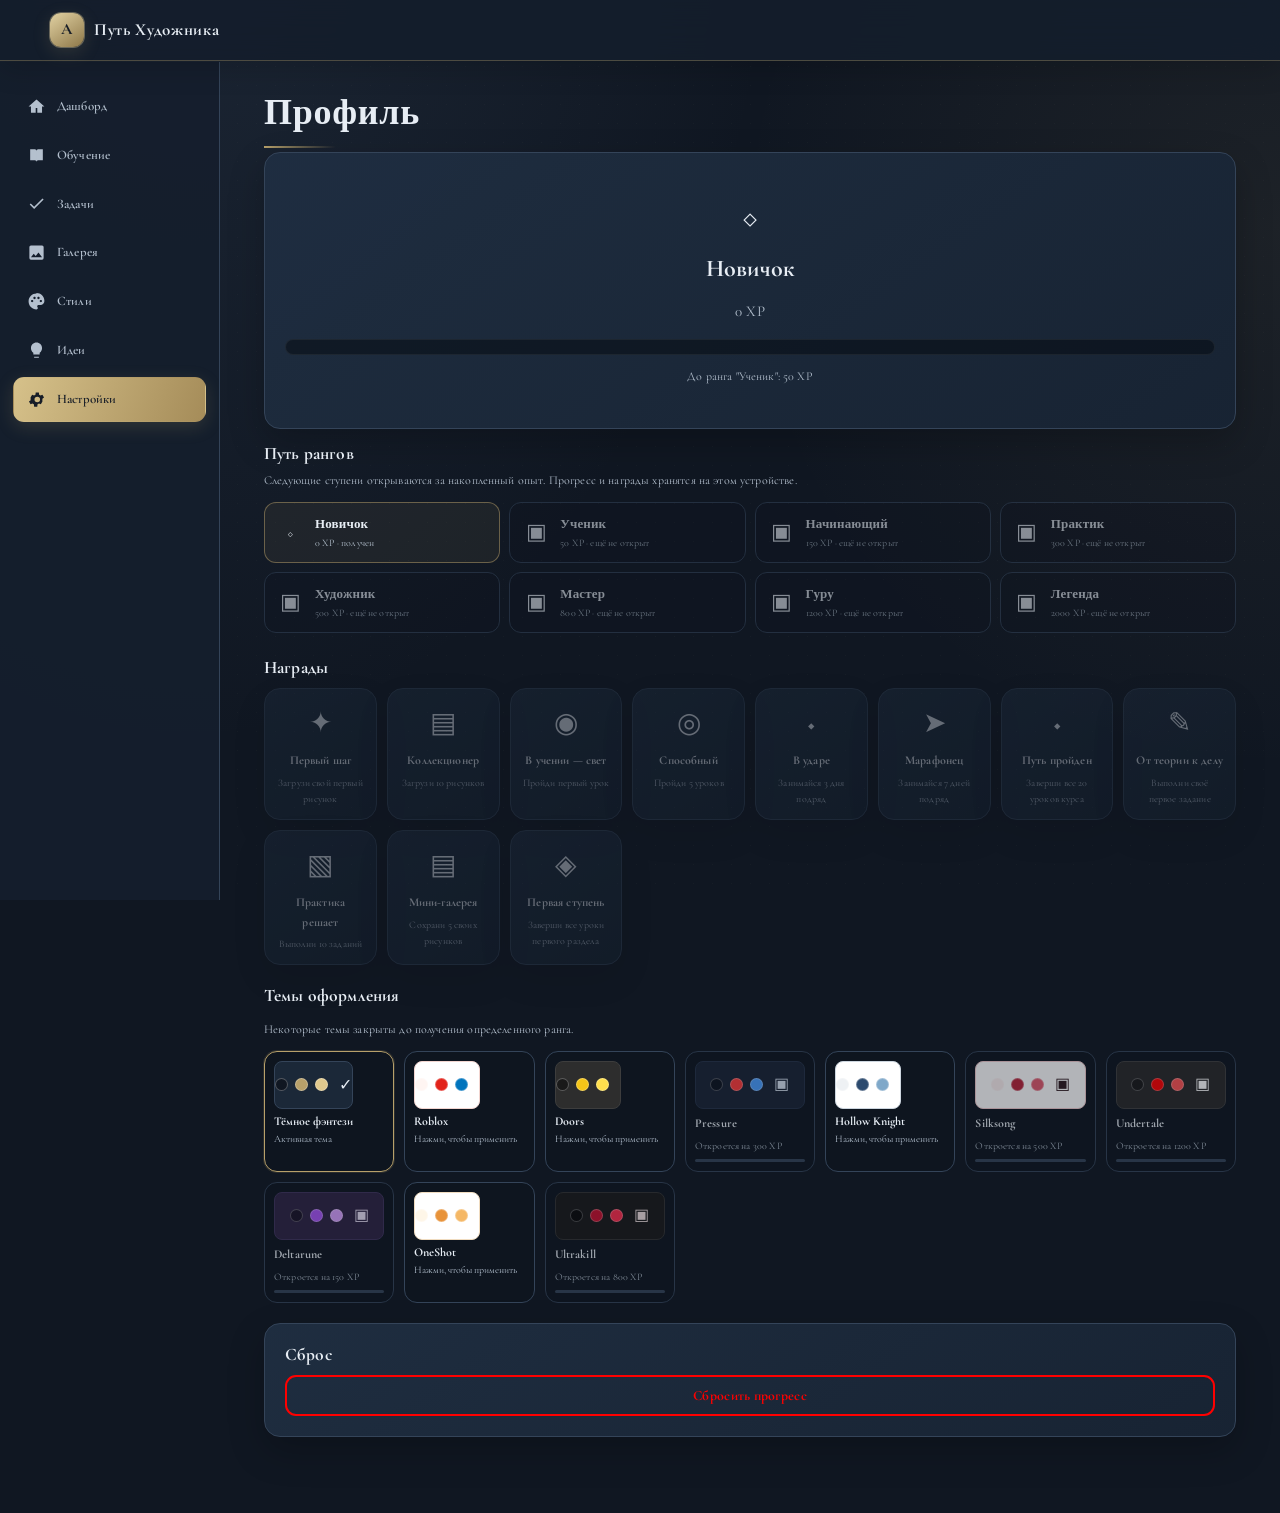
<file: settings.html>
<!DOCTYPE html>
<html lang="ru">
<head>
<meta charset="UTF-8">
<meta name="viewport" content="width=device-width, initial-scale=1.0">
<title>Профиль — Путь Художника</title>
<link rel="stylesheet" href="css/style.css">
</head>
<body>

<div class="topbar">
  <div class="brand"><div class="brand-mark">A</div><span>Путь Художника</span></div>
</div>

<nav class="sidebar" aria-label="Основная навигация">
  <a href="index.html"><span class="icon icon-home" aria-hidden="true"></span>Дашборд</a>
  <a href="learn.html"><span class="icon icon-book" aria-hidden="true"></span>Обучение</a>
  <a href="tasks.html"><span class="icon icon-task" aria-hidden="true"></span>Задачи</a>
  <a href="gallery.html"><span class="icon icon-image" aria-hidden="true"></span>Галерея</a>
  <a href="styles.html"><span class="icon icon-palette" aria-hidden="true"></span>Стили</a>
  <a href="ideas.html"><span class="icon icon-bulb" aria-hidden="true"></span>Идеи</a>
  <a href="settings.html" class="active"><span class="icon icon-settings" aria-hidden="true"></span>Настройки</a>
</nav>

<div class="main-wrap">
  <div class="content">
    <h1>Профиль</h1>
    
    <!-- Карточка ранга -->
    <div class="card" style="text-align:center; padding:30px 20px;">
      <div style="font-size:60px; line-height:1; margin-bottom:10px;" id="rankIcon">◇</div>
      <h2 style="font-size:24px; margin-bottom:4px;" id="rankTitle">Новичок</h2>
      <p style="color:var(--muted); margin-bottom:16px;" id="xpText">0 XP</p>
      
      <div class="xp-bar" style="height:16px; margin-bottom:8px;">
        <div class="xp-fill" id="rankFill" style="width:0%"></div>
      </div>
      <p style="font-size:12px; color:var(--muted);" id="nextRankText">До следующего ранга: 50 XP</p>
    </div>

    <h3>Путь рангов</h3>
    <p class="section-note">Следующие ступени открываются за накопленный опыт. Прогресс и награды хранятся на этом устройстве.</p>
    <div id="rankRoad" class="rank-road"></div>

    <!-- Достижения -->
    <h3>Награды</h3>
    <div style="display:grid; grid-template-columns:repeat(auto-fill,minmax(100px,1fr)); gap:10px; margin-bottom:20px;" id="achGrid"></div>

    <!-- Темы -->
    <h3>Темы оформления</h3>
    <p style="font-size:12px; color:var(--muted); margin-bottom:12px;">Некоторые темы закрыты до получения определенного ранга.</p>
    <div style="display:grid; grid-template-columns:repeat(auto-fill,minmax(120px,1fr)); gap:10px; margin-bottom:20px;" id="themeGrid"></div>

    <div class="card">
      <h3>Сброс</h3>
      <button class="btn btn-ghost btn-block" id="resetBtn" style="color:red; border-color:red;">Сбросить прогресс</button>
    </div>
  </div>
</div>

<nav class="bottom-nav" aria-label="Быстрая навигация">
  <a href="index.html"><span class="icon icon-home" aria-hidden="true"></span><span>Главная</span></a>
  <a href="learn.html"><span class="icon icon-book" aria-hidden="true"></span><span>Уроки</span></a>
  <a href="tasks.html"><span class="icon icon-task" aria-hidden="true"></span><span>Задачи</span></a>
  <a href="gallery.html"><span class="icon icon-image" aria-hidden="true"></span><span>Галерея</span></a>
  <a href="settings.html" class="active"><span class="icon icon-settings" aria-hidden="true"></span><span>Профиль</span></a>
</nav>

<script src="js/data.js"></script>
<script src="js/themes.js"></script>
<script src="js/app.js"></script>
<script>
function onReady(){
  updateProfileUI();
  renderAchievements();
  renderThemes();
  renderRankRoad();
  
  document.getElementById('resetBtn').onclick = () => {
    if(!confirm('Сбросить весь прогресс? Это удалит все награды и XP, но рисунки останутся.')) return;
    localStorage.removeItem('ap_progress');
    localStorage.removeItem('ap_tasks');
    localStorage.removeItem('ap_xp');
    localStorage.removeItem('ap_streak');
    localStorage.removeItem('ap_achievements');
    localStorage.removeItem('ap_xpLessonRewards');
    localStorage.removeItem('ap_xpTaskRewards');
    location.reload();
  };
}

function updateProfileUI() {
  const { current, next, percent } = APP.getRankInfo();
  
  document.getElementById('rankIcon').textContent = current.icon;
  document.getElementById('rankTitle').textContent = current.title;
  document.getElementById('xpText').textContent = `${APP.state.xp} XP`;
  document.getElementById('rankFill').style.width = percent + '%';
  
  if (next) {
    document.getElementById('nextRankText').textContent = `До ранга "${next.title}": ${next.minXP - APP.state.xp} XP`;
  } else {
    document.getElementById('nextRankText').textContent = 'Вы достигли максимального ранга! ♛';
  }
}

function renderAchievements() {
  const grid = document.getElementById('achGrid');
  grid.innerHTML = APP.ACHIEVEMENTS.map(a => {
    const unlocked = APP.state.unlockedAch.includes(a.id);
    return `
      <div class="card" style="margin:0; text-align:center; opacity:${unlocked ? 1 : 0.4}; padding:12px;">
        <div style="font-size:28px; margin-bottom:6px;">${a.icon}</div>
        <div style="font-size:12px; font-weight:bold;">${a.title}</div>
        <div style="font-size:10px; color:var(--muted); margin-top:4px;">${a.desc}</div>
      </div>
    `;
  }).join('');
}

function renderThemes() {
  const grid = document.getElementById('themeGrid');
  const current = APP.state.theme;
  const lockedThemes = { deltarune:150, pressure:300, silksong:500, ultrakill:800, undertale:1200 };
  grid.innerHTML = Object.entries(APP_THEMES.THEMES).map(([id,t])=>{
    const need = lockedThemes[id] || 0, isLocked = APP.state.xp < need, isActive = id === current;
    const swatches = [t.vars['--bg'],t.vars['--accent'],t.vars['--accent2']].map(c=>`<i class="theme-swatch" style="background:${c}"></i>`).join('');
    if(isLocked) return `<div class="theme-option locked" aria-label="${t.name}: закрыта до ${need} XP"><div class="theme-preview" style="background:${t.vars['--card']};color:${t.vars['--text']};border-color:${t.vars['--line']}">${swatches}<span>▣</span></div><strong>${t.name}</strong><small>Откроется на ${need} XP</small><div class="mini-progress"><i style="width:${Math.min(100,APP.state.xp/need*100)}%"></i></div></div>`;
    return `<button class="theme-option ${isActive?'selected':''}" style="--preview-bg:${t.vars['--card']};--preview-text:${t.vars['--text']};--preview-line:${t.vars['--line']}" onclick="changeTheme('${id}')"><div class="theme-preview">${swatches}<span>${isActive?'✓':''}</span></div><strong>${t.name}</strong><small>${isActive?'Активная тема':'Нажми, чтобы применить'}</small></button>`;
  }).join('');
}
function renderRankRoad() {
  document.getElementById('rankRoad').innerHTML = APP.RANKS.map(r=>{
    const reached=APP.state.xp>=r.minXP;
    return `<div class="rank-step ${reached?'reached':''}"><div class="rank-step-icon">${reached?r.icon:'▣'}</div><div class="rank-step-copy"><strong>${r.title}</strong><small>${r.minXP} XP · ${reached?'получен':'ещё не открыт'}</small></div>${reached?'<span class="rank-check"></span>':''}</div>`;
  }).join('');
}
window.changeTheme = function(id) {
  APP.state.theme = id;
  APP_THEMES.applyTheme(id);
  localStorage.setItem('artist_theme', id);
  renderThemes();
  renderRankRoad();
};

APP.boot();
</script>
</body>
</html>
</file>
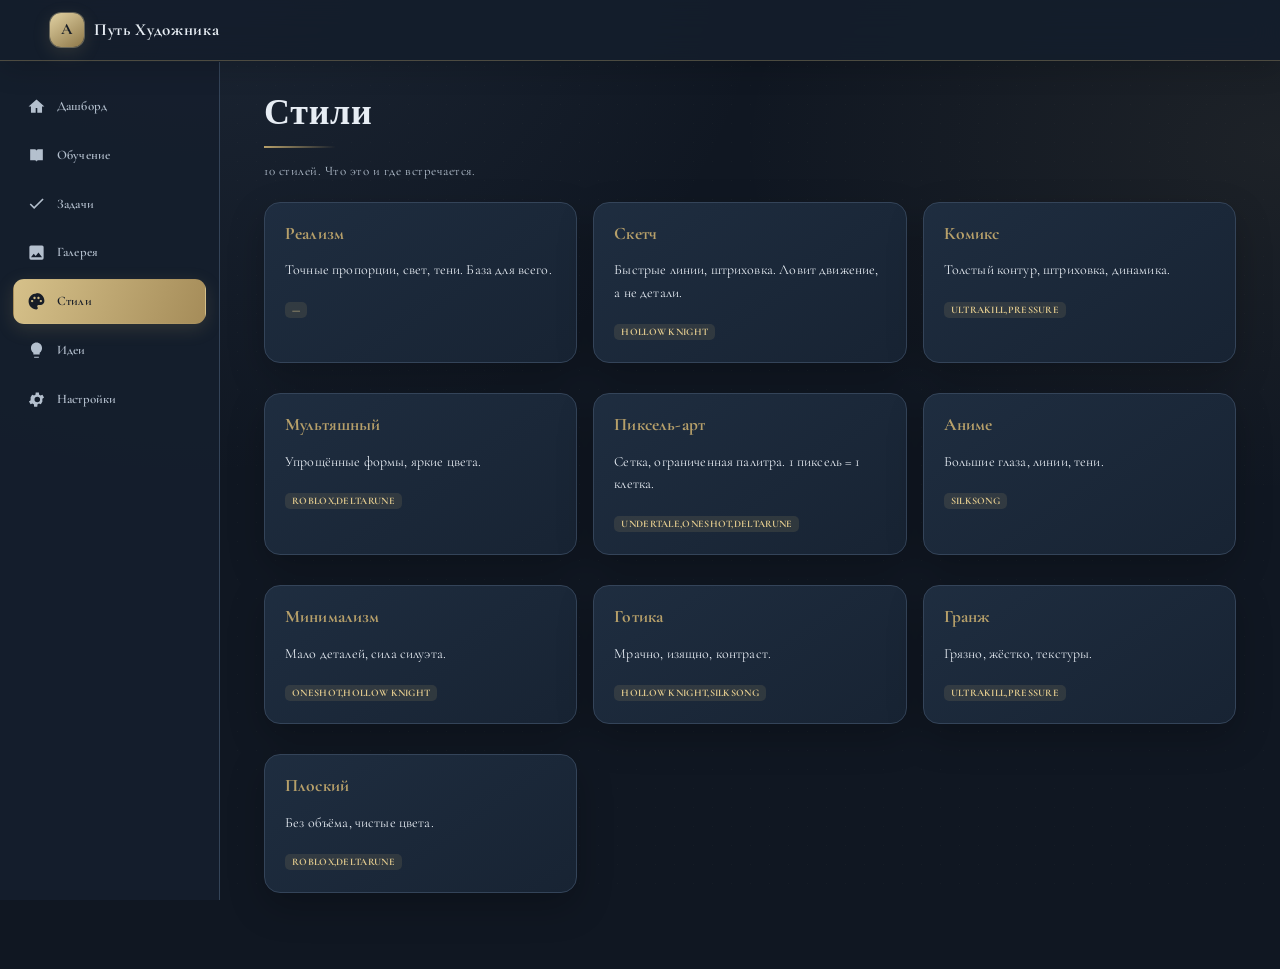
<file: styles.html>
<!DOCTYPE html>
<html lang="ru">
<head>
<meta charset="UTF-8">
<meta name="viewport" content="width=device-width, initial-scale=1.0">
<title>Стили — Путь Художника</title>
<link rel="stylesheet" href="css/style.css">
</head>
<body>

<div class="topbar">
  <div class="brand"><div class="brand-mark">A</div><span>Путь Художника</span></div>
</div>

<nav class="sidebar" aria-label="Основная навигация">
  <a href="index.html"><span class="icon icon-home" aria-hidden="true"></span>Дашборд</a>
  <a href="learn.html"><span class="icon icon-book" aria-hidden="true"></span>Обучение</a>
  <a href="tasks.html"><span class="icon icon-task" aria-hidden="true"></span>Задачи</a>
  <a href="gallery.html"><span class="icon icon-image" aria-hidden="true"></span>Галерея</a>
  <a href="styles.html" class="active"><span class="icon icon-palette" aria-hidden="true"></span>Стили</a>
  <a href="ideas.html"><span class="icon icon-bulb" aria-hidden="true"></span>Идеи</a>
  <a href="settings.html"><span class="icon icon-settings" aria-hidden="true"></span>Настройки</a>
</nav>

<div class="main-wrap">
  <div class="content">
    <h1>Стили</h1>
    <p class="sub">10 стилей. Что это и где встречается.</p>
    <div id="stylesWrap" style="display:grid; grid-template-columns:repeat(auto-fill, minmax(280px, 1fr)); gap:16px;"></div>
  </div>
</div>

<nav class="bottom-nav" aria-label="Быстрая навигация">
  <a href="index.html"><span class="icon icon-home" aria-hidden="true"></span><span>Главная</span></a>
  <a href="learn.html"><span class="icon icon-book" aria-hidden="true"></span><span>Уроки</span></a>
  <a href="tasks.html"><span class="icon icon-task" aria-hidden="true"></span><span>Задачи</span></a>
  <a href="gallery.html"><span class="icon icon-image" aria-hidden="true"></span><span>Галерея</span></a>
  <a href="settings.html"><span class="icon icon-settings" aria-hidden="true"></span><span>Профиль</span></a>
</nav>

<script src="js/data.js"></script>
<script src="js/themes.js"></script>
<script src="js/app.js"></script>
<script>
function onReady(){
  const wrap = document.getElementById('stylesWrap');
  wrap.innerHTML = APP_DATA.STYLES.map(s=>`
    <div class="card">
      <h3 style="color:var(--accent);">${s.title}</h3>
      <p style="font-size:14px;">${s.desc}</p>
      <span class="tag">${s.games}</span>
    </div>
  `).join('');
}
APP.boot();
</script>
</body>
</html>
</file>
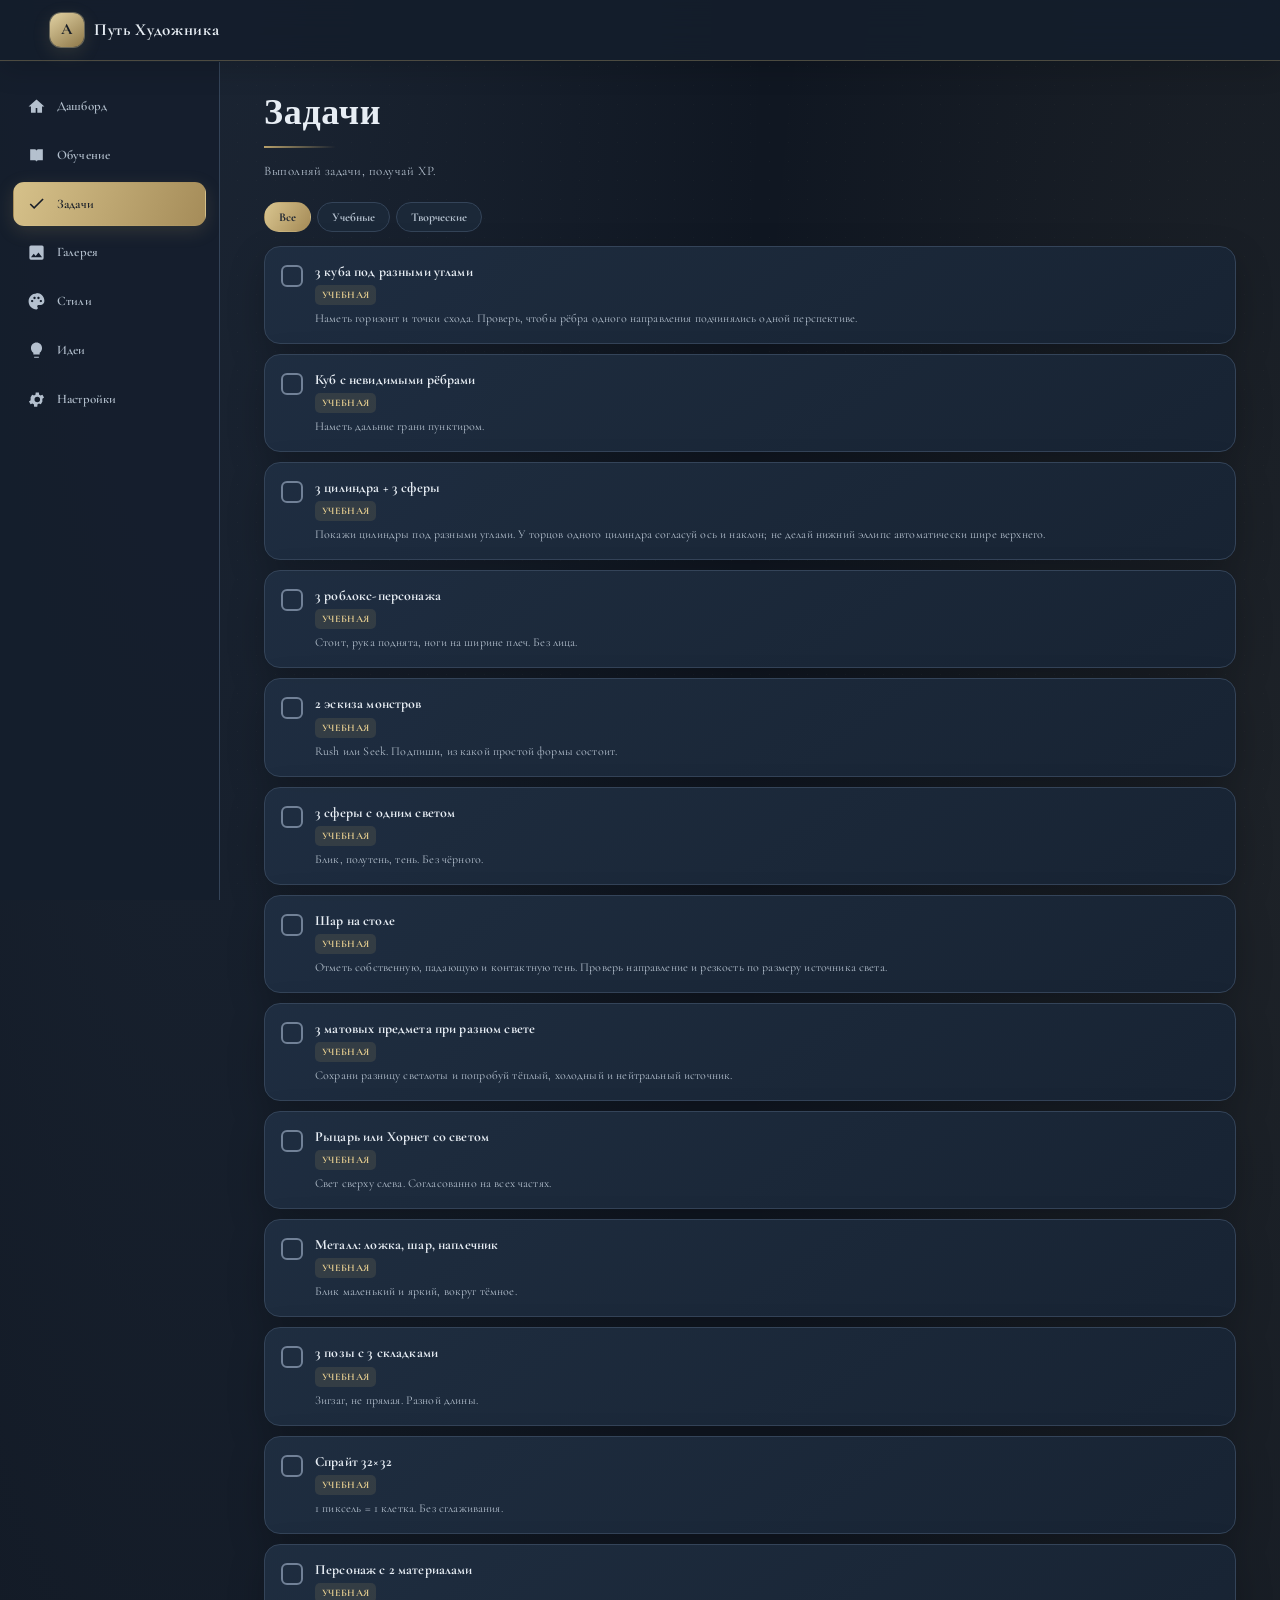
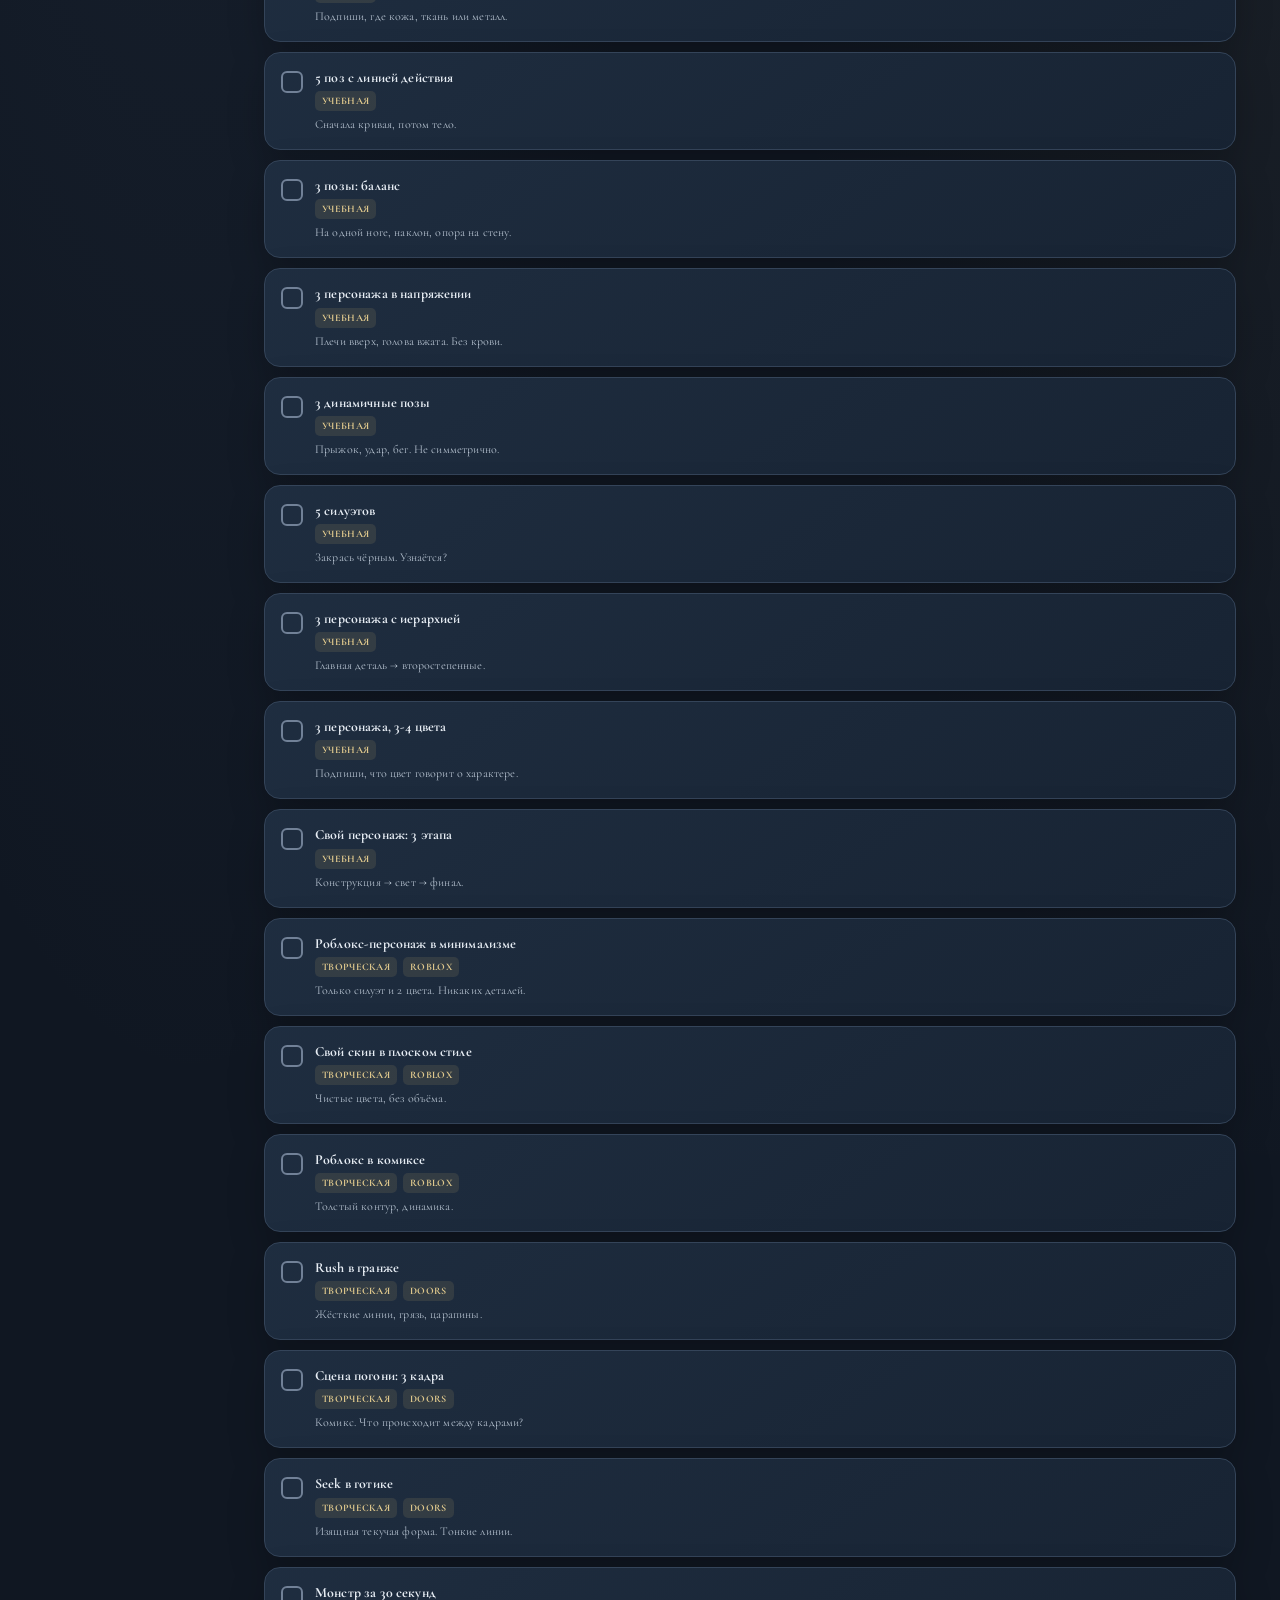
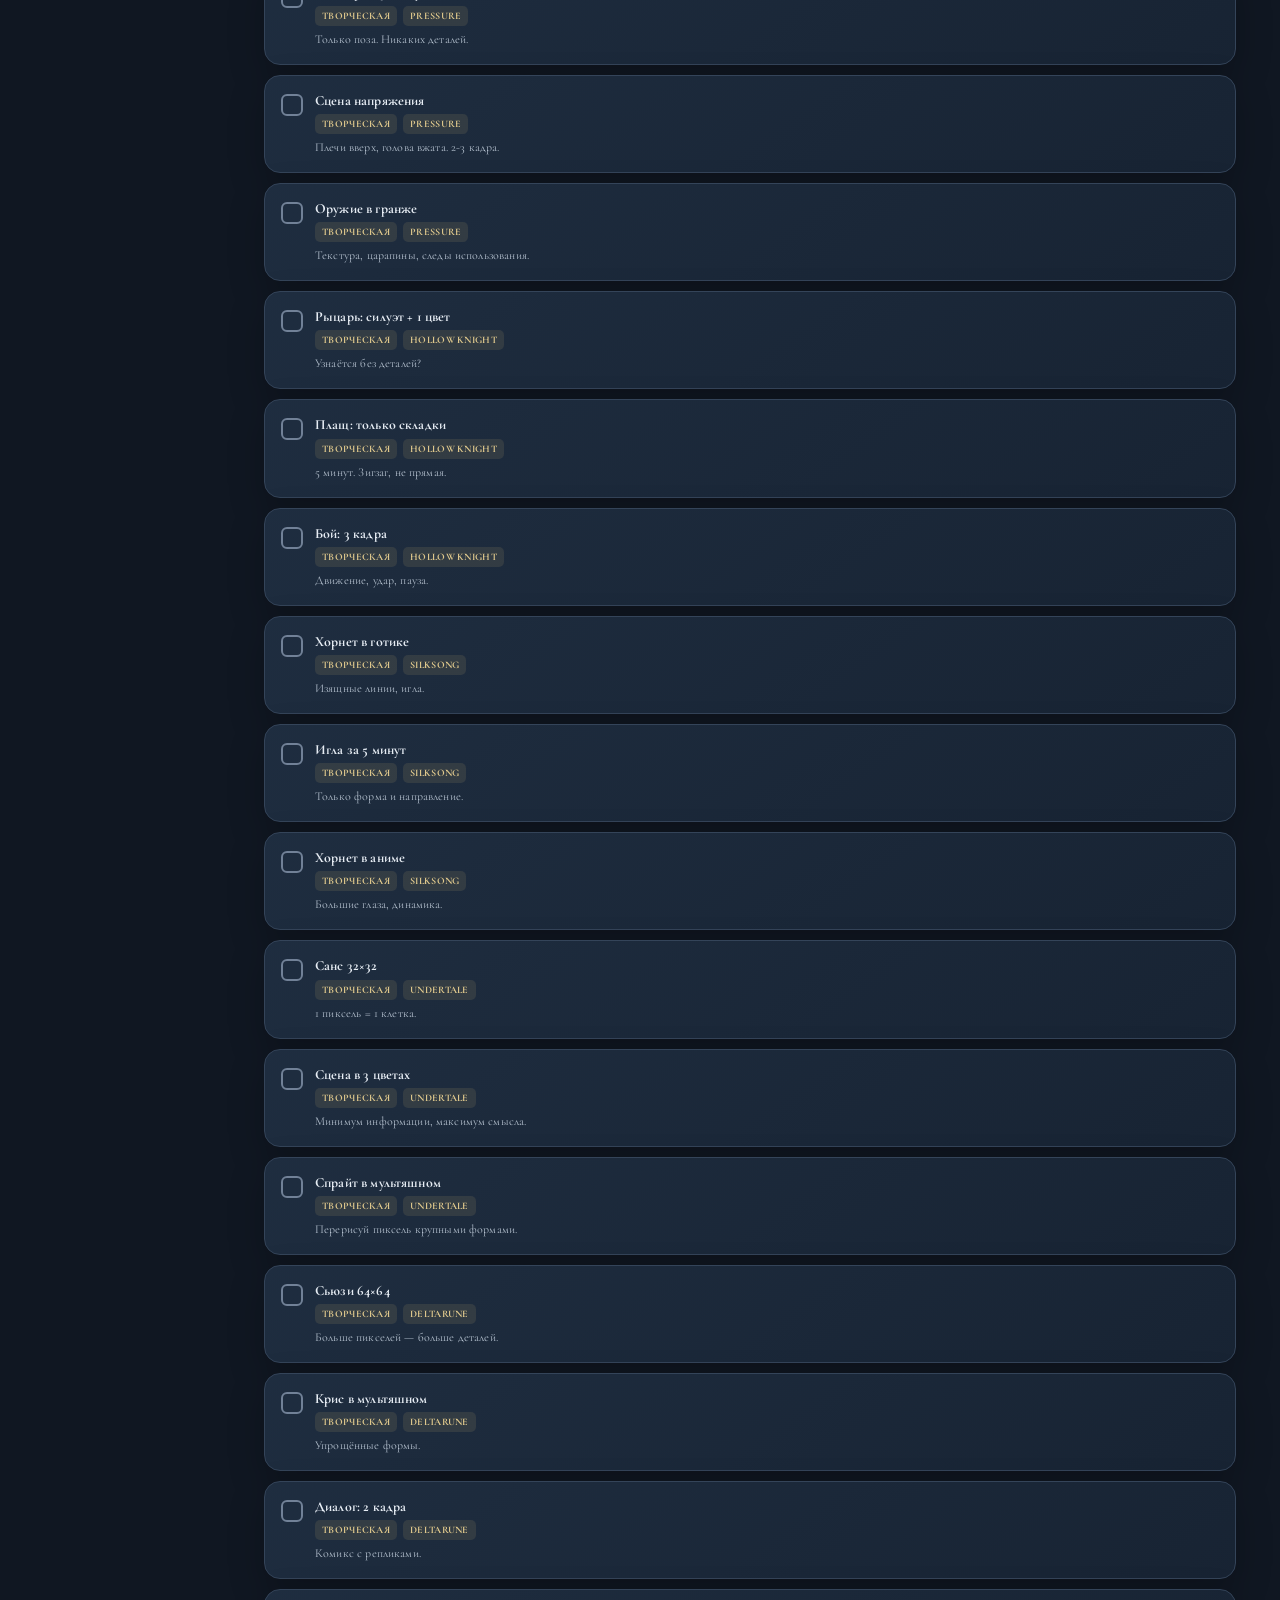
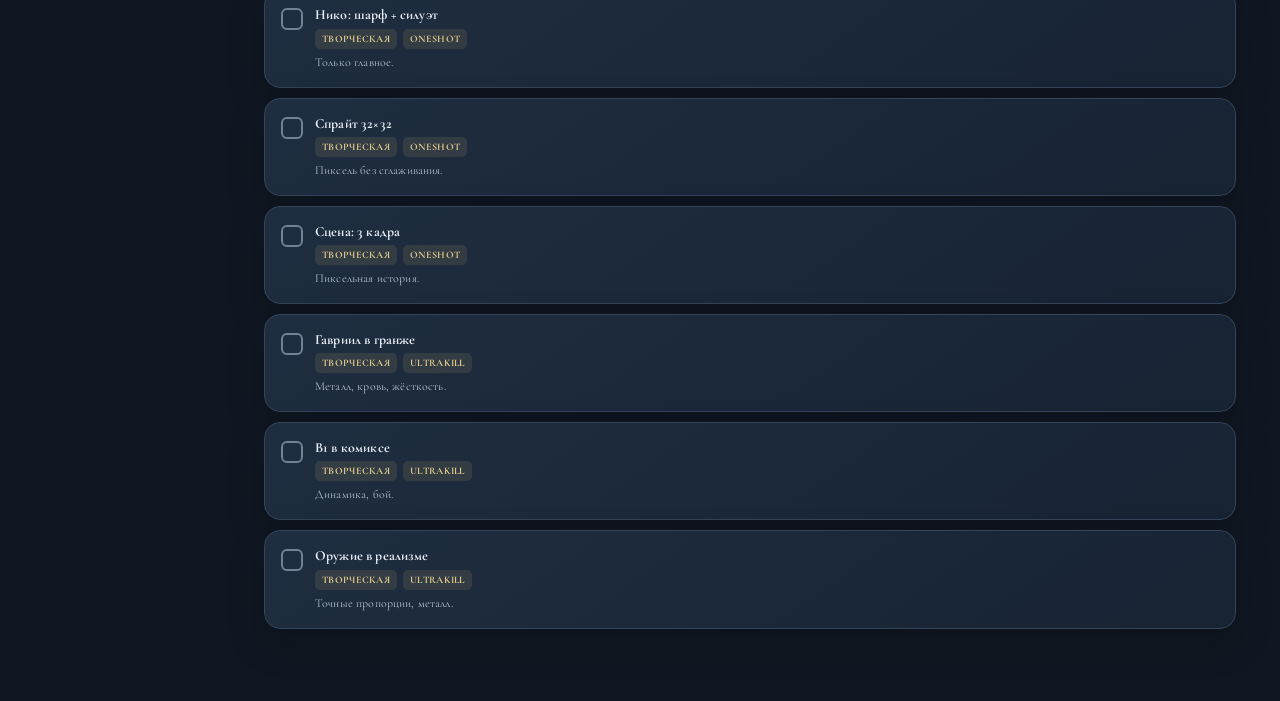
<file: tasks.html>
<!DOCTYPE html>
<html lang="ru">
<head>
<meta charset="UTF-8">
<meta name="viewport" content="width=device-width, initial-scale=1.0">
<title>Задачи — Путь Художника</title>
<link rel="stylesheet" href="css/style.css">
</head>
<body>

<div class="topbar">
  <div class="brand"><div class="brand-mark">A</div><span>Путь Художника</span></div>
</div>

<nav class="sidebar" aria-label="Основная навигация">
  <a href="index.html"><span class="icon icon-home" aria-hidden="true"></span>Дашборд</a>
  <a href="learn.html"><span class="icon icon-book" aria-hidden="true"></span>Обучение</a>
  <a href="tasks.html" class="active"><span class="icon icon-task" aria-hidden="true"></span>Задачи</a>
  <a href="gallery.html"><span class="icon icon-image" aria-hidden="true"></span>Галерея</a>
  <a href="styles.html"><span class="icon icon-palette" aria-hidden="true"></span>Стили</a>
  <a href="ideas.html"><span class="icon icon-bulb" aria-hidden="true"></span>Идеи</a>
  <a href="settings.html"><span class="icon icon-settings" aria-hidden="true"></span>Настройки</a>
</nav>

<div class="main-wrap">
  <div class="content">
    <h1>Задачи</h1>
    <p class="sub">Выполняй задачи, получай XP.</p>

    <div class="task-filters" id="filterTabs">
      <button class="filter-chip active" data-filter="all">Все</button>
      <button class="filter-chip" data-filter="lesson">Учебные</button>
      <button class="filter-chip" data-filter="creative">Творческие</button>
    </div>

    <div id="tasksWrap"></div>
  </div>
</div>

<nav class="bottom-nav" aria-label="Быстрая навигация">
  <a href="index.html"><span class="icon icon-home" aria-hidden="true"></span><span>Главная</span></a>
  <a href="learn.html"><span class="icon icon-book" aria-hidden="true"></span><span>Уроки</span></a>
  <a href="tasks.html" class="active"><span class="icon icon-task" aria-hidden="true"></span><span>Задачи</span></a>
  <a href="gallery.html"><span class="icon icon-image" aria-hidden="true"></span><span>Галерея</span></a>
  <a href="settings.html"><span class="icon icon-settings" aria-hidden="true"></span><span>Профиль</span></a>
</nav>

<script src="js/data.js"></script>
<script src="js/themes.js"></script>
<script src="js/app.js"></script>
<script>
let currentFilter = 'all';

function onReady(){
  bindEvents();
  renderTasks();
}

function bindEvents(){
  document.getElementById('filterTabs').onclick = e => {
    const chip = e.target.closest('.filter-chip');
    if(!chip) return;
    currentFilter = chip.dataset.filter;
    document.querySelectorAll('#filterTabs .filter-chip').forEach(c=>c.classList.remove('active'));
    chip.classList.add('active');
    renderTasks();
  };
}

function renderTasks(){
  const wrap = document.getElementById('tasksWrap');
  let items = [];

  // Собираем задачи
  if(currentFilter === 'all' || currentFilter === 'lesson'){
    Object.keys(APP_DATA.LESSON_TASKS).forEach(id => {
      items.push({ ...APP_DATA.LESSON_TASKS[id], id, type: 'lesson' });
    });
  }
  if(currentFilter === 'all' || currentFilter === 'creative'){
    APP_DATA.CREATIVE_TASKS.forEach(t => {
      items.push({ ...t, type: 'creative' });
    });
  }

  if(!items.length){
    wrap.innerHTML = '<div class="empty"><h3>Нет задач</h3></div>';
    return;
  }

  // Берем выполненные задачи напрямую из состояния APP
  const doneTasks = APP.state.tasks || {};

  wrap.innerHTML = items.map(t => {
    const isDone = doneTasks[t.id] === 'done';
    return `
      <div class="task ${isDone?'done':''}" onclick="toggleTask('${t.id}')">
        <button class="task-check">${isDone?'✓':''}</button>
        <div class="task-body">
          <h4>${t.title}</h4>
          <div class="task-tags">
            <span class="tag">${t.type === 'lesson' ? 'Учебная' : 'Творческая'}</span>
            ${t.game ? `<span class="tag">${t.game}</span>` : ''}
          </div>
          <p>${t.desc || ''}</p>
        </div>
      </div>
    `;
  }).join('');
}

window.toggleTask = function(id) {
  APP.toggleTask(id);
  renderTasks();
};

APP.boot();
</script>
</body>
</html>
</file>
<file: css/style.css>
/* ============================================
   ПЕРЕМЕННЫЕ И ТЕМЫ
   ============================================ */
:root{
  --bg:#faf8f4; --bg2:#efe9df; --card:#ffffff; --card2:#fbf8f3;
  --text:#2a2520; --muted:#8a7f72; --line:#e8e0d5;
  --accent:#c8553d; --accent2:#e08963;
  --accent-soft:rgba(200,85,61,.12);
  --cat-hand:#5a8f7b; --cat-ibis:#c8553d; --cat-krita:#4a6fa5;
}
body[data-theme="roblox"]{ --bg:#fff5f2; --bg2:#ffe8e2; --card:#ffffff; --text:#2a1a1a; --accent:#e2231a; --accent2:#0074bd; --accent-soft:rgba(226,35,26,.1); --line:#f2d5d0; --muted:#9b7a74; }
body[data-theme="doors"]{ --bg:#1a1a1a; --bg2:#242424; --card:#2d2d2d; --card2:#333; --text:#f5e6b8; --muted:#9a8f6e; --line:#3d3d3d; --accent:#f5c518; --accent2:#ffdf4d; --accent-soft:rgba(245,197,24,.15); }
body[data-theme="pressure"]{ --bg:#0d1420; --bg2:#131c2b; --card:#1a2436; --card2:#202b40; --text:#d6e2f0; --muted:#6a7a94; --line:#253349; --accent:#ff3b3b; --accent2:#4a9eff; --accent-soft:rgba(255,59,59,.15); }
body[data-theme="hollow"]{ --bg:#eef1f4; --bg2:#e0e6ec; --card:#ffffff; --text:#1a2530; --muted:#6b7a8c; --line:#cdd6df; --accent:#2c4a6e; --accent2:#7fa8c9; --accent-soft:rgba(44,74,110,.1); }
body[data-theme="silksong"]{ --bg:#fdf0f0; --bg2:#f8e0e0; --card:#ffffff; --text:#2e1a1f; --muted:#9a6b72; --line:#f0cccf; --accent:#b8243a; --accent2:#e05a6e; --accent-soft:rgba(184,36,58,.1); }
body[data-theme="undertale"]{ --bg:#1a1a1a; --bg2:#222; --card:#2a2a2a; --card2:#333; --text:#ffffff; --muted:#a0a0a0; --line:#404040; --accent:#ff0000; --accent2:#ff5555; --accent-soft:rgba(255,0,0,.15); }
body[data-theme="deltarune"]{ --bg:#1a1428; --bg2:#241c38; --card:#2e2444; --card2:#382c52; --text:#e8e0f5; --muted:#8a7aa8; --line:#40345e; --accent:#a855f7; --accent2:#d8a0ff; --accent-soft:rgba(168,85,247,.15); }
body[data-theme="oneshot"]{ --bg:#fef6e8; --bg2:#fceacb; --card:#ffffff; --text:#3a2a1a; --muted:#9a8060; --line:#f0dcc0; --accent:#e8933a; --accent2:#f5b866; --accent-soft:rgba(232,147,58,.12); }
body[data-theme="ultrakill"]{ --bg:#0a0a0a; --bg2:#141414; --card:#1a1a1a; --card2:#222; --text:#f0e0e0; --muted:#8a6a6a; --line:#333; --accent:#c8102e; --accent2:#ff2d4d; --accent-soft:rgba(200,16,46,.2); }

/* ============================================
   БАЗА
   ============================================ */
*{box-sizing:border-box; -webkit-tap-highlight-color:transparent}
body{
  margin:0; background:var(--bg); color:var(--text);
  min-height:100vh; padding-bottom:80px;
  transition:background .3s, color .3s;
  font-size:15px; line-height:1.6; font-family: 'Inter', system-ui, sans-serif;
}
a{color:var(--accent); text-decoration:none}
h1,h2,h3,h4{margin:0 0 8px; line-height:1.3}
button{font-family:inherit; cursor:pointer; border:none; outline:none;}

/* ============================================
   ИКОНКИ (SVG)
   ============================================ */
.icon{
  display:inline-block; width:18px; height:18px;
  background:currentColor; mask-size:contain; mask-repeat:no-repeat; mask-position:center;
  -webkit-mask-size:contain; -webkit-mask-repeat:no-repeat; -webkit-mask-position:center;
  vertical-align:-3px;
}
.icon-home{mask-image:url("data:image/svg+xml,%3Csvg xmlns='http://www.w3.org/2000/svg' viewBox='0 0 24 24'%3E%3Cpath d='M12 3L2 12h3v8h6v-6h2v6h6v-8h3L12 3z'/%3E%3C/svg%3E");}
.icon-book{mask-image:url("data:image/svg+xml,%3Csvg xmlns='http://www.w3.org/2000/svg' viewBox='0 0 24 24'%3E%3Cpath d='M4 4h6a2 2 0 012 2v14a2 2 0 00-2-2H4V4zm16 0h-6a2 2 0 00-2 2v14a2 2 0 012-2h6V4z'/%3E%3C/svg%3E");}
.icon-task{mask-image:url("data:image/svg+xml,%3Csvg xmlns='http://www.w3.org/2000/svg' viewBox='0 0 24 24'%3E%3Cpath d='M9 16.2L4.8 12l-1.4 1.4L9 19 21 7l-1.4-1.4L9 16.2z'/%3E%3C/svg%3E");}
.icon-image{mask-image:url("data:image/svg+xml,%3Csvg xmlns='http://www.w3.org/2000/svg' viewBox='0 0 24 24'%3E%3Cpath d='M21 19V5a2 2 0 00-2-2H5a2 2 0 00-2 2v14a2 2 0 002 2h14a2 2 0 002-2zM8.5 13.5l2.5 3 3.5-4.5 4.5 6H5l3.5-4.5z'/%3E%3C/svg%3E");}
.icon-palette{mask-image:url("data:image/svg+xml,%3Csvg xmlns='http://www.w3.org/2000/svg' viewBox='0 0 24 24'%3E%3Cpath d='M12 2C6.5 2 2 6.5 2 12s4.5 10 10 10c.9 0 1.7-.7 1.7-1.7 0-.4-.2-.8-.4-1.1-.3-.3-.4-.7-.4-1.1 0-.9.7-1.7 1.7-1.7H17c2.8 0 5-2.2 5-5 0-5.5-4.5-10-10-10zM6.5 13c-.8 0-1.5-.7-1.5-1.5S5.7 10 6.5 10 8 10.7 8 11.5 7.3 13 6.5 13zm3-4C8.7 9 8 8.3 8 7.5S8.7 6 9.5 6s1.5.7 1.5 1.5S10.3 9 9.5 9zm5 0c-.8 0-1.5-.7-1.5-1.5S13.7 6 14.5 6s1.5.7 1.5 1.5S15.3 9 14.5 9zm3 4c-.8 0-1.5-.7-1.5-1.5s.7-1.5 1.5-1.5 1.5.7 1.5 1.5S18.3 13 17.5 13z'/%3E%3C/svg%3E");}
.icon-bulb{mask-image:url("data:image/svg+xml,%3Csvg xmlns='http://www.w3.org/2000/svg' viewBox='0 0 24 24'%3E%3Cpath d='M9 21h6v-1H9v1zm3-19C8.1 2 5 5.1 5 9c0 2.4 1.2 4.5 3 5.7V17h8v-2.3c1.8-1.2 3-3.3 3-5.7 0-3.9-3.1-7-7-7z'/%3E%3C/svg%3E");}
.icon-settings{mask-image:url("data:image/svg+xml,%3Csvg xmlns='http://www.w3.org/2000/svg' viewBox='0 0 24 24'%3E%3Cpath d='M19.4 13a7.6 7.6 0 000-2l2.1-1.6-2-3.5-2.5 1a7.6 7.6 0 00-1.7-1L15 3h-4l-.3 2.9a7.6 7.6 0 00-1.7 1l-2.5-1-2 3.5L4.6 11a7.6 7.6 0 000 2l-2.1 1.6 2 3.5 2.5-1a7.6 7.6 0 001.7 1L9 21h4l.3-2.9a7.6 7.6 0 001.7-1l2.5 1 2-3.5L19.4 13zM13 15.5a3.5 3.5 0 110-7 3.5 3.5 0 010 7z'/%3E%3C/svg%3E");}

/* ============================================
   НАВИГАЦИЯ
   ============================================ */
.topbar{position:sticky; top:0; z-index:50; background:var(--card); border-bottom:2px solid var(--line); padding:12px 20px; display:flex; align-items:center; justify-content:space-between; gap:12px;}
.brand{display:flex; align-items:center; gap:10px; font-weight:800; font-size:17px; color:var(--text)}
.brand-mark{width:34px; height:34px; border-radius:9px; background:linear-gradient(135deg,var(--accent),var(--accent2)); display:flex; align-items:center; justify-content:center; color:#fff; font-size:16px; font-weight:800;}

.sidebar{position:fixed; left:0; top:60px; bottom:0; width:220px; background:var(--card); border-right:2px solid var(--line); padding:16px 12px; overflow-y:auto; z-index:40; display:none;}
.sidebar a{display:flex; align-items:center; gap:10px; padding:10px 14px; border-radius:10px; color:var(--muted); font-weight:600; font-size:14px; margin-bottom:4px; transition:all .2s;}
.sidebar a:hover, .sidebar a.active{background:var(--accent); color:#fff}
.main-wrap{margin-left:0}
@media(min-width:900px){
  .sidebar{display:block}
  .main-wrap{margin-left:220px}
}

.bottom-nav{position:fixed; bottom:0; left:0; right:0; z-index:50; background:var(--card); border-top:2px solid var(--line); display:flex; padding:6px 4px; box-shadow:0 -4px 16px rgba(0,0,0,.08);}
.bottom-nav a{flex:1; display:flex; flex-direction:column; align-items:center; gap:2px; padding:6px 2px; color:var(--muted); font-size:9px; font-weight:600; border-radius:8px; transition:all .2s;}
.bottom-nav a.active{color:var(--accent)}
.bottom-nav .icon{width:20px; height:20px}
@media(min-width:900px){
  .bottom-nav{display:none}
  body{padding-bottom:20px}
}

/* ============================================
   КОНТЕНТ
   ============================================ */
.content{max-width:900px; margin:0 auto; padding:20px}
.content h1{font-size:24px; margin-bottom:4px}
.content .sub{color:var(--muted); font-size:14px; margin-bottom:20px;}

.card{background:var(--card); border:2px solid var(--line); border-radius:14px; padding:18px; margin-bottom:14px; transition:border-color .2s;}
.card:hover{border-color:var(--accent)}

/* ДАШБОРД */
.stats-grid{display:grid; grid-template-columns:repeat(2, 1fr); gap:12px; margin-bottom:20px;}
.stat-box{background:var(--card); border:2px solid var(--line); border-radius:14px; padding:16px; text-align:center;}
.stat-box .val{font-size:28px; font-weight:800; color:var(--accent); line-height:1.2;}
.stat-box .lab{font-size:11px; color:var(--muted); text-transform:uppercase; letter-spacing:0.5px; margin-top:4px;}
@media(min-width: 600px){ .stats-grid{ grid-template-columns: repeat(4, 1fr); } }

.xp-bar{background:var(--line); height:14px; border-radius:8px; overflow:hidden; margin:8px 0;}
.xp-fill{height:100%; background:linear-gradient(90deg,var(--accent),var(--accent2)); border-radius:8px; transition:width .6s ease;}

/* КНОПКИ */
.btn{display:inline-flex; align-items:center; justify-content:center; gap:6px; padding:10px 18px; border-radius:10px; border:none; font-weight:700; font-size:14px; transition:all .2s;}
.btn-primary{background:var(--accent); color:#fff}
.btn-ghost{background:transparent; color:var(--text); border:2px solid var(--line)}
.btn-ghost:hover{border-color:var(--accent); color:var(--accent)}
.btn-block{width:100%; justify-content:center}

/* УРОВНИ И УРОКИ */
.level-card{background:var(--card); border:2px solid var(--line); border-radius:14px; margin-bottom:12px; overflow:hidden;}
.level-head{padding:16px 18px; display:flex; align-items:center; gap:14px; cursor:pointer; transition:background .2s;}
.level-head:hover{background:var(--bg)}
.level-num{width:42px; height:42px; border-radius:11px; flex-shrink:0; background:var(--accent); color:#fff; display:flex; align-items:center; justify-content:center; font-weight:800; font-size:17px;}
.level-num.done{background:#4a9d7f}
.level-title{flex:1}
.level-title h3{font-size:15px; margin:0 0 2px}
.level-title p{font-size:12px; color:var(--muted); margin:0}
.level-body{display:none; padding:0 18px 16px; border-top:1px solid var(--line)}
.level-body.open{display:block}
.lesson{padding:12px; border-radius:10px; margin-top:10px; background:var(--bg); border:1px solid var(--line); display:flex; gap:12px; align-items:flex-start;}
.lesson.done{opacity:.55}
.lesson-check{width:24px; height:24px; border-radius:50%; flex-shrink:0; border:2px solid var(--line); background:transparent; display:flex; align-items:center; justify-content:center; color:#fff; font-size:12px; transition:all .2s; margin-top:2px;}
.lesson.done .lesson-check{background:var(--accent); border-color:var(--accent)}
.lesson-body{flex:1; min-width:0}
.lesson-body h4{margin:0 0 4px; font-size:14px}
.lesson-body .games{font-size:11px; color:var(--accent); font-weight:700; margin-bottom:4px}
.lesson-body p{margin:0; font-size:12px; color:var(--muted); line-height:1.5}

/* ЗАДАЧИ */
.task-filters{display:flex; gap:6px; margin-bottom:14px; flex-wrap:wrap}
.filter-chip{padding:7px 14px; border-radius:20px; border:2px solid var(--line); background:var(--card); color:var(--text); font-size:12px; font-weight:700; transition:all .2s;}
.filter-chip:hover{border-color:var(--accent)}
.filter-chip.active{background:var(--accent); color:#fff; border-color:var(--accent)}
.task{background:var(--card); border:2px solid var(--line); border-radius:12px; padding:14px; margin-bottom:10px; display:flex; gap:12px; align-items:flex-start; transition:all .2s;}
.task:hover{border-color:var(--accent)}
.task.done{opacity:.5}
.task-check{width:22px; height:22px; border-radius:6px; flex-shrink:0; border:2px solid var(--line); background:transparent; display:flex; align-items:center; justify-content:center; color:#fff; font-size:12px; transition:all .2s; margin-top:2px;}
.task.done .task-check{background:var(--accent); border-color:var(--accent)}
.task-body{flex:1; min-width:0}
.task-body h4{margin:0 0 4px; font-size:14px}
.task-tags{display:flex; gap:6px; flex-wrap:wrap; margin-bottom:4px}
.tag{font-size:10px; font-weight:700; text-transform:uppercase; padding:2px 7px; border-radius:5px; background:rgba(200,85,61,.12); color:var(--accent); letter-spacing:.3px;}
.tag.diff-low{background:rgba(90,143,123,.15); color:#4a9d7f}
.tag.diff-medium{background:rgba(232,147,58,.15); color:#c87a1a}
.tag.diff-high{background:rgba(200,50,50,.15); color:#c82a2a}
.task-body p{margin:0; font-size:12px; color:var(--muted); line-height:1.5}

/* ГАЛЕРЕЯ */
.gallery-grid{display:grid; grid-template-columns:repeat(auto-fill,minmax(150px,1fr)); gap:12px;}
.gallery-card{background:var(--card); border:2px solid var(--line); border-radius:12px; overflow:hidden; cursor:pointer; transition:all .2s; position:relative;}
.gallery-card:hover{transform:translateY(-3px); border-color:var(--accent)}
.gallery-card img{width:100%; height:150px; object-fit:cover; display:block; background:#000}
.gallery-card .meta{padding:8px 10px; font-size:12px}
.gallery-card .cat-tag{display:inline-block; font-size:9px; font-weight:700; padding:2px 6px; border-radius:5px; color:#fff; margin-bottom:3px; text-transform:uppercase;}
.cat-hand{background:var(--cat-hand)} .cat-ibis{background:var(--cat-ibis)} .cat-krita{background:var(--cat-krita)}
.gallery-card .name{font-weight:700; white-space:nowrap; overflow:hidden; text-overflow:ellipsis; color:var(--text)}
.gallery-card .del{position:absolute; top:6px; right:6px; width:26px; height:26px; border-radius:50%; background:rgba(0,0,0,.6); color:#fff; font-size:12px; opacity:0; transition:opacity .2s; display:flex; align-items:center; justify-content:center;}
.gallery-card:hover .del{opacity:1}

/* ФОРМЫ И МОДАЛКИ */
.field{margin-bottom:14px}
.field label{display:block; font-size:12px; color:var(--muted); margin-bottom:5px; font-weight:700}
.field input, .field select, .field textarea{width:100%; padding:10px 12px; background:var(--bg); border:2px solid var(--line); border-radius:10px; color:var(--text); font-size:14px; font-family:inherit; outline:none; transition:border-color .2s;}
.field input:focus, .field select:focus, .field textarea:focus{border-color:var(--accent)}
.field textarea{resize:vertical; min-height:60px}
.modal-bg{position:fixed; inset:0; background:rgba(0,0,0,.7); z-index:100; display:none; align-items:center; justify-content:center; padding:16px;}
.modal-bg.show{display:flex}
.modal{background:var(--card); border-radius:16px; padding:22px; max-width:480px; width:100%; max-height:90vh; overflow-y:auto;}
.modal h2{font-size:19px; margin-bottom:16px}

/* УВЕДОМЛЕНИЯ */
.toast{position:fixed; bottom:90px; left:50%; transform:translateX(-50%) translateY(20px); background:var(--accent); color:#fff; padding:11px 22px; border-radius:10px; font-weight:700; font-size:13px; opacity:0; transition:all .3s; z-index:300; pointer-events:none; white-space:nowrap; box-shadow:0 6px 20px rgba(0,0,0,.3);}
.toast.show{opacity:1; transform:translateX(-50%) translateY(0)}
.empty{text-align:center; padding:50px 20px; color:var(--muted);}
.empty h3{font-size:16px; margin-bottom:6px}

@media(max-width:600px){
  .content{padding:16px}
  .content h1{font-size:20px}
  .gallery-grid{grid-template-columns:repeat(auto-fill,minmax(130px,1fr)); gap:10px}
  .gallery-card img{height:130px}
}


/* DARK FANTASY SKIN — визуальная надстройка, исходная система классов сохранена */
:root{--bg:#101722;--bg2:#172231;--card:#1b2838;--card2:#202f42;--text:#e7edf4;--muted:#91a0b2;--line:#344459;--accent:#b7a06a;--accent2:#e0c98d;--accent-soft:rgba(183,160,106,.16);--cat-hand:#75a895;--cat-ibis:#c47d6b;--cat-krita:#7899c6;--shadow:0 14px 36px rgba(0,0,0,.22)}
body{background:radial-gradient(ellipse at 15% -10%,rgba(86,111,143,.18),transparent 38%),radial-gradient(ellipse at 100% 15%,rgba(183,160,106,.08),transparent 30%),var(--bg);font-size:15px;letter-spacing:.01em}
body:before{content:"";position:fixed;inset:0;pointer-events:none;z-index:-1;opacity:.12;background-image:radial-gradient(rgba(222,207,166,.28) .7px,transparent .7px);background-size:19px 19px}
.topbar{background:rgba(20,30,44,.92);backdrop-filter:blur(14px);border-bottom:1px solid rgba(183,160,106,.35);padding:13px max(18px,calc((100vw - 1180px)/2));box-shadow:0 8px 28px rgba(0,0,0,.16)}
.brand{letter-spacing:.04em}.brand-mark{border-radius:11px;color:#171d27;background:linear-gradient(145deg,#e1d1a2,#8e7849);box-shadow:0 0 0 1px rgba(235,218,166,.35),0 5px 18px rgba(183,160,106,.18)}
.sidebar{background:rgba(21,31,45,.96);border-right:1px solid var(--line);top:62px;padding:22px 13px}.sidebar a{border:1px solid transparent;border-radius:11px;padding:11px 13px;font-size:13px}.sidebar a:hover,.sidebar a.active{color:#171d27;background:linear-gradient(110deg,#d6c18a,#a58c59);box-shadow:0 5px 18px rgba(183,160,106,.18)}
.bottom-nav{background:rgba(20,30,44,.96);backdrop-filter:blur(14px);border-top:1px solid rgba(183,160,106,.35)}.bottom-nav a{font-size:10px}.bottom-nav a.active{color:var(--accent2)}
.content{max-width:1020px;padding:28px 24px 42px}.content h1{font-family:Georgia,serif;font-size:clamp(26px,4vw,36px);letter-spacing:.02em}.content h1:after{content:"";display:block;width:72px;height:2px;margin-top:10px;background:linear-gradient(90deg,var(--accent),transparent)}.content .sub{font-size:13px;letter-spacing:.04em}
.card,.stat-box,.level-card,.task,.gallery-card{background:linear-gradient(145deg,rgba(31,46,65,.98),rgba(24,36,52,.98));border:1px solid var(--line);border-radius:16px;box-shadow:var(--shadow)}.card{padding:20px}.card:hover,.task:hover,.gallery-card:hover,.level-card:hover{border-color:rgba(205,181,121,.65)}
.stats-grid{gap:14px}.stat-box{padding:18px 12px;position:relative;overflow:hidden}.stat-box:after{content:"✦";position:absolute;right:12px;top:4px;color:var(--accent);opacity:.18;font-size:25px}.stat-box .val{font-family:Georgia,serif;font-size:32px;color:var(--accent2)}.stat-box .lab{letter-spacing:1.2px}
.xp-bar{background:rgba(7,12,19,.55);border:1px solid rgba(255,255,255,.06);height:12px;border-radius:20px}.xp-fill{background:linear-gradient(90deg,#82734f,#d7c28d 58%,#f0dfa9);box-shadow:0 0 14px rgba(215,194,141,.22)}
.btn{border-radius:11px;letter-spacing:.02em}.btn-primary{color:#171d27;background:linear-gradient(120deg,#d9c58f,#a58b57);box-shadow:0 5px 18px rgba(183,160,106,.18)}.btn-primary:hover{filter:brightness(1.08);transform:translateY(-1px)}.btn-ghost{border-color:#46566b}.btn-ghost:hover{border-color:var(--accent);background:var(--accent-soft)}
.level-card{overflow:hidden}.level-head{padding:18px 20px}.level-head:hover{background:rgba(183,160,106,.06)}.level-num{border-radius:13px;background:linear-gradient(145deg,#d8c48e,#8e784d);color:#1b2330;box-shadow:0 5px 16px rgba(183,160,106,.15)}.level-num.done{background:linear-gradient(145deg,#8ab5a0,#477b68);color:#10231d}.level-title h3{font-family:Georgia,serif;font-size:17px}.level-title p{font-size:12px;line-height:1.5}.level-body{padding:0 20px 18px}
.lesson{background:rgba(10,17,27,.35);border:1px solid rgba(122,143,167,.2);border-radius:12px;transition:transform .18s,border-color .18s}.lesson:hover{transform:translateX(3px);border-color:rgba(183,160,106,.55)}.lesson.done{opacity:.72}.lesson-check{border-color:#718197}.lesson.done .lesson-check{background:#668f7b;border-color:#668f7b}.lesson-body .games{color:var(--accent2)}
.task{padding:16px}.task-check{border-color:#718197}.task.done .task-check{background:#668f7b;border-color:#668f7b}.filter-chip{background:var(--card);border:1px solid var(--line);color:var(--muted)}.filter-chip.active{background:linear-gradient(120deg,#d9c58f,#a58b57);border-color:transparent;color:#1b2330}.tag{background:rgba(183,160,106,.14);color:var(--accent2)}
.gallery-grid{gap:15px}.gallery-card{box-shadow:0 8px 24px rgba(0,0,0,.2)}.gallery-card img{height:180px}.gallery-card .meta{padding:11px 12px}.gallery-card .del{opacity:1;background:rgba(10,15,23,.8);border:1px solid rgba(255,255,255,.18)}
.field input,.field select,.field textarea{background:#111b28;border:1px solid #405169}.modal{background:#1b2838;border:1px solid #53647a;box-shadow:0 25px 80px rgba(0,0,0,.5)}.toast{background:linear-gradient(110deg,#d9c58f,#a58b57);color:#1b2330;border:1px solid rgba(255,255,255,.2)}.empty{background:rgba(10,17,27,.22);border:1px dashed var(--line);border-radius:16px}
.hero-card{position:relative;display:grid;grid-template-columns:auto 1fr auto;gap:14px 18px;align-items:center;padding:22px;margin:0 0 20px;overflow:hidden;border:1px solid rgba(205,181,121,.45);border-radius:18px;background:linear-gradient(115deg,rgba(43,58,77,.98),rgba(24,36,53,.98));box-shadow:0 16px 42px rgba(0,0,0,.24)}.hero-card:before{content:"";position:absolute;inset:0;pointer-events:none;background:radial-gradient(circle at 90% 10%,rgba(215,194,141,.15),transparent 35%)}.hero-orbit{position:absolute;right:24%;top:-28px;font-size:100px;color:rgba(215,194,141,.07)}.hero-rank-icon{font-size:42px;filter:drop-shadow(0 4px 10px rgba(0,0,0,.3))}.hero-copy{min-width:0;position:relative}.hero-copy h2{font-family:Georgia,serif;font-size:24px;margin:2px 0}.hero-copy p{color:var(--muted);font-size:12px;margin:0}.eyebrow{font-size:9px;letter-spacing:1.8px;color:var(--accent2);font-weight:800}.hero-xp{display:flex;flex-direction:column;text-align:right;gap:3px;position:relative}.hero-xp strong{font-family:Georgia,serif;color:var(--accent2);font-size:19px}.hero-xp span{font-size:10px;color:var(--muted)}.hero-bar{grid-column:1/-1;margin:0;height:9px}
.section-note{font-size:12px;color:var(--muted);margin:-3px 0 12px}.rank-road{display:grid;grid-template-columns:repeat(auto-fit,minmax(190px,1fr));gap:9px;margin:0 0 24px}.rank-step{display:flex;align-items:center;gap:10px;padding:11px 12px;border:1px solid var(--line);border-radius:12px;background:rgba(10,17,27,.22);opacity:.55}.rank-step.reached{opacity:1;border-color:rgba(183,160,106,.5);background:rgba(183,160,106,.08)}.rank-step-icon{font-size:22px;width:28px;text-align:center}.rank-step-copy{display:flex;flex-direction:column;min-width:0}.rank-step-copy strong{font-family:Georgia,serif;font-size:13px}.rank-step-copy small{font-size:10px;color:var(--muted)}.rank-check{margin-left:auto;color:#9fc5ad}
.theme-option{width:100%;display:flex;flex-direction:column;gap:5px;text-align:left;padding:9px;border:1px solid var(--line);border-radius:13px;background:rgba(10,17,27,.24);color:var(--text);transition:transform .18s,border-color .18s}.theme-option:not(.locked){cursor:pointer}.theme-option:not(.locked):hover{transform:translateY(-2px);border-color:var(--accent)}.theme-option.selected{border-color:var(--accent);box-shadow:0 0 0 1px var(--accent-soft)}.theme-option strong{font-size:12px}.theme-option small{font-size:10px;color:var(--muted)}.theme-option.locked{opacity:.68;cursor:not-allowed}.theme-preview{height:48px;border-radius:8px;display:flex;align-items:center;justify-content:center;gap:7px;position:relative;border:1px solid var(--preview-line,var(--line));background:var(--preview-bg,var(--card));color:var(--preview-text,var(--text))}.theme-preview span{font-size:16px;margin-left:4px}.theme-swatch{width:13px;height:13px;border-radius:50%;border:1px solid rgba(255,255,255,.28)}.mini-progress{height:3px;background:var(--line);border-radius:8px;overflow:hidden;width:100%}.mini-progress i{display:block;height:100%;background:var(--accent)}
@media(max-width:600px){.content{padding:18px 14px 30px}.hero-card{grid-template-columns:auto 1fr;padding:17px;gap:10px 13px}.hero-xp{grid-column:1/-1;flex-direction:row;justify-content:space-between;text-align:left;align-items:center}.hero-xp span{max-width:55%;text-align:right}.hero-rank-icon{font-size:34px}.hero-copy h2{font-size:21px}.gallery-card img{height:145px}}
@media(prefers-reduced-motion:reduce){*,*:before,*:after{scroll-behavior:auto!important;transition:none!important;animation:none!important}}


/* =========================================================
   ARTISTPATH POLISH — контраст, глубина, микроанимации, mobile
   ========================================================= */
:root{
 --bg:#0d1520;--bg2:#152131;--card:#1b2a3c;--card2:#23354a;
 --text:#edf2f7;--muted:#aebbc9;--line:#40536a;
 --accent:#c9ad70;--accent2:#ead7a5;--accent-soft:rgba(201,173,112,.16);
 --success:#8fc5a6;--danger:#e58a88;
}
body{color:var(--text);text-rendering:optimizeLegibility}
::selection{background:rgba(201,173,112,.32);color:var(--text)}
a,button,.card,.task,.lesson,.level-card,.gallery-card,.theme-option{ -webkit-tap-highlight-color:transparent}
button:focus-visible,a:focus-visible,[tabindex]:focus-visible{outline:2px solid var(--accent2);outline-offset:3px}
.card,.stat-box,.level-card,.task,.gallery-card,.hero-card,.course-intro{
 transition:transform .22s ease,border-color .22s ease,box-shadow .22s ease,background .25s ease;
}
.card:hover,.stat-box:hover,.task:hover,.gallery-card:hover{box-shadow:0 18px 42px rgba(0,0,0,.3);transform:translateY(-2px)}
.level-card:hover{box-shadow:0 16px 36px rgba(0,0,0,.24)}
.btn,.filter-chip,.lesson-open,.lesson-actions button,.lesson-check,.task-check{transition:transform .18s ease,filter .18s ease,background .18s ease,border-color .18s ease,box-shadow .18s ease}
.btn:active,.filter-chip:active,.lesson-open:active,.lesson-actions button:active{transform:scale(.97)}
.btn-primary{background:linear-gradient(120deg,#ead7a5,#b89a5e);color:#17202b}
.btn-primary:hover{box-shadow:0 8px 24px rgba(201,173,112,.24);filter:brightness(1.06)}
.btn-ghost{color:var(--text);border-color:#53677f}
.btn-ghost:hover{background:rgba(201,173,112,.1);border-color:var(--accent2)}
.sidebar a{transition:background .2s,color .2s,transform .2s}
.sidebar a:hover{transform:translateX(3px)}
.bottom-nav{min-height:72px;padding:7px 6px calc(7px + env(safe-area-inset-bottom));gap:3px}
.bottom-nav a{
 min-width:0;min-height:54px;justify-content:center;gap:4px;padding:7px 3px;
 color:#b9c5d2;font-size:11px;line-height:1.15;font-weight:700;letter-spacing:.01em;
 border:1px solid transparent;border-radius:12px;white-space:nowrap;
}
.bottom-nav a.active{
 color:#f0dca9;background:rgba(201,173,112,.12);
 border-color:rgba(201,173,112,.22);
}
.bottom-nav a:active{background:rgba(201,173,112,.2);transform:scale(.96)}
.bottom-nav .icon{width:22px;height:22px}
body{padding-bottom:calc(88px + env(safe-area-inset-bottom))}
.lesson-detail{color:var(--text);background:linear-gradient(145deg,rgba(22,34,49,.98),rgba(14,23,35,.98));border-color:#43566d}
.lesson-detail p{color:#d9e2eb}
.lesson-detail ul,.lesson-detail ol{color:#c0ccd8}
.lesson-detail .concept{background:rgba(201,173,112,.09);border-left-color:var(--accent2)}
.lesson-detail .concept span{color:#c3ced9}
.lesson-detail .practice-box{background:rgba(201,173,112,.1);border-color:rgba(201,173,112,.48)}
.lesson-status{color:#b6c3d0}
.lesson-open{color:#f0dca9;border-color:#596b80;background:#25364a}
.lesson-open:hover{background:#31465e;border-color:var(--accent2)}
.lesson-check{width:30px;height:30px;border-color:#8292a5;color:#17202b}
.lesson.done .lesson-check{background:#79aa91;border-color:#79aa91}
.lesson-actions button{min-height:42px}
.lesson-actions .complete{background:linear-gradient(120deg,#ead7a5,#b89a5e);color:#17202b}
.lesson-visual{
 margin:12px 0 16px;padding:14px;border:1px solid rgba(201,173,112,.28);
 border-radius:14px;background:linear-gradient(145deg,rgba(38,54,73,.85),rgba(17,27,41,.92));
 overflow:hidden;
}
.lesson-visual-title{font-size:10px;letter-spacing:.13em;text-transform:uppercase;color:#e4cf98;font-weight:800;margin-bottom:9px}
.lesson-visual svg{display:block;width:100%;max-height:190px}
.lesson-visual .visual-caption{font-size:11px;color:#bdc9d6;margin-top:8px;line-height:1.5}
.lesson-detail h5{color:#ead7a5}
.course-intro{background:linear-gradient(115deg,rgba(48,65,85,.95),rgba(28,42,60,.95));border-color:rgba(201,173,112,.38)}
.lesson-progress{height:8px;background:#26384c;border:1px solid #40536a}
.lesson-progress span{background:linear-gradient(90deg,#9b8558,#ead7a5);box-shadow:0 0 12px rgba(234,215,165,.28)}
@keyframes riseIn{from{opacity:0;transform:translateY(9px)}to{opacity:1;transform:translateY(0)}}
@keyframes softGlow{0%,100%{box-shadow:0 0 0 rgba(201,173,112,0)}50%{box-shadow:0 0 22px rgba(201,173,112,.12)}}
.content>*{animation:riseIn .42s ease both}
.content>*:nth-child(2){animation-delay:.04s}.content>*:nth-child(3){animation-delay:.08s}
.level-card{animation:riseIn .45s ease both}
.hero-card:after{content:"";position:absolute;inset:auto -15% -75% 30%;height:150%;background:radial-gradient(ellipse,rgba(201,173,112,.09),transparent 65%);pointer-events:none}
.hero-rank-icon{animation:softGlow 5s ease-in-out infinite}
@media(max-width:600px){
 body{padding-bottom:calc(94px + env(safe-area-inset-bottom))}
 .bottom-nav{min-height:78px;padding:7px 4px calc(8px + env(safe-area-inset-bottom))}
 .bottom-nav a{min-height:58px;font-size:10px;padding:7px 1px;gap:5px}
 .bottom-nav a .icon{width:23px;height:23px}
 .content{padding:18px 14px calc(26px + env(safe-area-inset-bottom))}
 .btn{min-height:44px}
 .filter-chip{min-height:40px;padding:9px 14px}
 .lesson{gap:9px;padding:11px}
 .lesson-open{min-height:38px;padding:8px 10px}
 .lesson-detail{margin:8px 0 0;padding:14px}
 .lesson-detail p,.lesson-detail li{font-size:14px;line-height:1.65}
 .lesson-detail h5{font-size:13px}
 .lesson-visual{padding:10px}
}
@media(min-width:900px){body{padding-bottom:20px}}
/* Contrast tuning for the lighter legacy themes; keep each theme's identity. */
body[data-theme="roblox"]{--muted:#765b58;--line:#e7c9c3;--card:#fff;--card2:#fff8f6;--text:#291c1b}
body[data-theme="doors"]{--muted:#c2b68f;--line:#57513a;--card:#292820;--card2:#343126;--text:#fff1c7}
body[data-theme="pressure"]{--muted:#a7b8cc;--line:#40536d;--card:#1b2a40;--card2:#23354d;--text:#e7f0fb}
body[data-theme="hollow"]{--muted:#52677c;--line:#c2ceda;--card:#fff;--card2:#f4f7fa;--text:#172638}
body[data-theme="silksong"]{--muted:#80515a;--line:#e7c1c8;--card:#fffafa;--card2:#fff2f4;--text:#321a21}
body[data-theme="undertale"]{--muted:#c2c2c2;--line:#555;--card:#292929;--card2:#353535;--text:#fff}
body[data-theme="deltarune"]{--muted:#c0b2db;--line:#594b78;--card:#302744;--card2:#3a3150;--text:#f2edff}
body[data-theme="oneshot"]{--muted:#806746;--line:#e5d0ac;--card:#fffdf8;--card2:#fff5e4;--text:#342719}
body[data-theme="ultrakill"]{--muted:#c29a9f;--line:#594047;--card:#21191c;--card2:#2c2025;--text:#fff0f1}
@media(prefers-reduced-motion:reduce){.content>*,.level-card,.hero-rank-icon{animation:none!important}}

/* Navigation and contrast pass — shared by every page and theme */
.bottom-nav{min-height:76px;padding:7px 6px calc(7px + env(safe-area-inset-bottom));gap:4px;background:var(--card);border-top:1px solid var(--line);box-shadow:0 -8px 24px rgba(0,0,0,.22)}
.bottom-nav a{flex:1;min-width:0;min-height:58px;padding:7px 2px;display:flex;flex-direction:column;align-items:center;justify-content:center;gap:5px;color:var(--muted);font-size:11px;font-weight:700;line-height:1.15;border:1px solid transparent;border-radius:12px;white-space:nowrap}
.bottom-nav a .icon{width:23px;height:23px;vertical-align:0;flex:0 0 auto}
.bottom-nav a.active{color:var(--accent2);background:var(--accent-soft);border-color:var(--line)}
.bottom-nav a:active{transform:scale(.96);background:var(--accent-soft)}
.sidebar a{display:flex;align-items:center;gap:11px}
.sidebar a .icon{width:19px;height:19px;flex:0 0 19px;vertical-align:0}
.icon{background-color:currentColor}
.idea-mark{width:52px;height:52px;margin:0 auto 16px;display:block;color:var(--accent2)}
body{padding-bottom:calc(92px + env(safe-area-inset-bottom))}
.sub,.stat-box .lab,.theme-option small,.rank-step-copy small{color:var(--muted)}
:root{--muted:#b4c0ce;--line:#465970}
body[data-theme="roblox"]{--muted:#765b58;--line:#e7c9c3}
body[data-theme="doors"]{--muted:#c6bb9e;--line:#57513a}
body[data-theme="pressure"]{--muted:#aebed2;--line:#40536d}
body[data-theme="hollow"]{--muted:#53677d;--line:#c2ceda}
body[data-theme="silksong"]{--muted:#80515a;--line:#e7c1c8}
body[data-theme="undertale"]{--muted:#c2c2c2;--line:#555}
body[data-theme="deltarune"]{--muted:#c0b2db;--line:#594b78}
body[data-theme="oneshot"]{--muted:#806746;--line:#e5d0ac}
body[data-theme="ultrakill"]{--muted:#c29a9f;--line:#594047}
@media(max-width:600px){
 .bottom-nav{min-height:82px;padding:7px 4px calc(8px + env(safe-area-inset-bottom));gap:2px}
 .bottom-nav a{min-height:62px;padding:7px 1px;font-size:10px;gap:5px}
 .bottom-nav a .icon{width:24px;height:24px}
 body{padding-bottom:calc(100px + env(safe-area-inset-bottom))}
 .content{padding-bottom:calc(28px + env(safe-area-inset-bottom))}
}
@media(min-width:900px){body{padding-bottom:20px}}


/* Lesson clarity pass: one hierarchy, no repeated explanations or generic diagrams. */
.lesson-detail{
 display:none;flex-basis:100%;margin:12px 0 2px 36px;padding:18px;
 border:1px solid var(--line);border-radius:14px;
 background:var(--card);color:var(--text);line-height:1.65;
}
.lesson.expanded .lesson-detail{display:block}
.lesson-section{padding:0 0 15px;margin:0 0 15px;border-bottom:1px solid var(--line)}
.lesson-section:last-of-type{border-bottom:0;margin-bottom:4px}
.lesson-section h5{margin:0 0 7px;color:var(--accent2);font-size:13px;letter-spacing:.035em}
.lesson-section p{margin:0;color:var(--text);font-size:14px;line-height:1.75}
.lesson-section ol,.lesson-section ul{margin:7px 0 0;padding-left:22px;color:var(--text);font-size:14px;line-height:1.7}
.lesson-section li{padding-left:3px;margin:5px 0}
.lesson-concepts{display:grid;grid-template-columns:repeat(2,minmax(0,1fr));gap:8px}
.lesson-concepts .concept{margin:0;padding:10px 12px;background:var(--bg2);border:1px solid var(--line);border-left:3px solid var(--accent);border-radius:8px}
.lesson-concepts .concept strong{display:block;color:var(--text);font-size:13px;margin-bottom:3px}
.lesson-concepts .concept span{display:block;color:var(--muted);font-size:12px;line-height:1.55}
.lesson-practice{padding:13px 14px;background:var(--accent-soft);border:1px solid var(--line);border-radius:10px}
.lesson-practice h5{margin-bottom:5px}
.lesson-extra{padding:11px 13px;margin:4px 0 12px;border:1px solid var(--line);border-radius:10px;background:var(--bg2)}
.lesson-extra summary{cursor:pointer;color:var(--accent2);font-size:13px;font-weight:700}
.lesson-extra p{margin:9px 0 0;color:var(--text);font-size:13px;line-height:1.65}
.lesson-status{color:var(--muted)}
.lesson-body h4{color:var(--text)}
.lesson-body .games{color:var(--accent2)}
.lesson-open{color:var(--text);background:var(--bg2);border:1px solid var(--line)}
.lesson-open:hover{border-color:var(--accent);background:var(--accent-soft)}
.lesson-detail .lesson-actions{padding-top:10px;border-top:1px solid var(--line)}
.lesson-check{flex:0 0 30px}
.lesson.done{opacity:1}
.lesson.done .lesson-body h4{color:var(--muted)}
.course-intro{background:var(--card);color:var(--text);border-color:var(--line)}
.course-intro p{color:var(--muted)}
/* Light theme overrides: dark text on light cards, including lesson sub-sections. */
body[data-theme="hollow"]{
 --bg:#edf1f5;--bg2:#e3e9ef;--card:#ffffff;--card2:#f7f9fb;
 --text:#172638;--muted:#465d73;--line:#c2ced9;
 --accent:#294e70;--accent2:#315d82;--accent-soft:rgba(49,93,130,.10);
}
body[data-theme="oneshot"]{
 --bg:#fff6e8;--bg2:#f5e8d2;--card:#fffdf8;--card2:#fff9ef;
 --text:#302315;--muted:#70512e;--line:#e1cda9;
 --accent:#a95d20;--accent2:#8e4d19;--accent-soft:rgba(169,93,32,.10);
}
body[data-theme="hollow"] .lesson,
body[data-theme="oneshot"] .lesson{background:var(--card);border-color:var(--line)}
body[data-theme="hollow"] .lesson-detail,
body[data-theme="oneshot"] .lesson-detail{background:var(--card);color:var(--text);border-color:var(--line)}
body[data-theme="hollow"] .lesson-detail p,
body[data-theme="hollow"] .lesson-detail li,
body[data-theme="oneshot"] .lesson-detail p,
body[data-theme="oneshot"] .lesson-detail li{color:var(--text)}
body[data-theme="hollow"] .lesson-detail h5,
body[data-theme="hollow"] .lesson-extra summary,
body[data-theme="oneshot"] .lesson-detail h5,
body[data-theme="oneshot"] .lesson-extra summary{color:var(--accent2)}
body[data-theme="hollow"] .lesson-concepts .concept,
body[data-theme="oneshot"] .lesson-concepts .concept,
body[data-theme="hollow"] .lesson-extra,
body[data-theme="oneshot"] .lesson-extra{background:var(--bg2);border-color:var(--line)}
body[data-theme="hollow"] .lesson-concepts .concept span,
body[data-theme="oneshot"] .lesson-concepts .concept span{color:var(--muted)}
body[data-theme="hollow"] .lesson-open,
body[data-theme="oneshot"] .lesson-open{background:var(--bg2);color:var(--text);border-color:var(--line)}
body[data-theme="hollow"] .lesson-status,
body[data-theme="oneshot"] .lesson-status{color:var(--muted)}
body[data-theme="hollow"] .lesson-body .games,
body[data-theme="oneshot"] .lesson-body .games{color:var(--accent2)}
body[data-theme="hollow"] .course-intro,
body[data-theme="oneshot"] .course-intro{background:var(--card);color:var(--text);border-color:var(--line)}
body[data-theme="hollow"] .course-intro p,
body[data-theme="oneshot"] .course-intro p{color:var(--muted)}
@media(max-width:600px){
 .lesson-detail{margin:10px 0 2px;padding:14px}
 .lesson-concepts{grid-template-columns:1fr}
 .lesson-section{padding-bottom:12px;margin-bottom:12px}
 .lesson-section p,.lesson-section li{font-size:14px;line-height:1.7}
}


/* The two light palettes must also replace the legacy dark component surfaces. */
body[data-theme="hollow"] .card,
body[data-theme="hollow"] .stat-box,
body[data-theme="hollow"] .level-card,
body[data-theme="hollow"] .task,
body[data-theme="hollow"] .gallery-card,
body[data-theme="hollow"] .theme-option,
body[data-theme="hollow"] .rank-step,
body[data-theme="oneshot"] .card,
body[data-theme="oneshot"] .stat-box,
body[data-theme="oneshot"] .level-card,
body[data-theme="oneshot"] .task,
body[data-theme="oneshot"] .gallery-card,
body[data-theme="oneshot"] .theme-option,
body[data-theme="oneshot"] .rank-step{
 background:var(--card);color:var(--text);border-color:var(--line);
}
body[data-theme="hollow"] .hero-card,
body[data-theme="hollow"] .sidebar,
body[data-theme="hollow"] .modal,
body[data-theme="oneshot"] .hero-card,
body[data-theme="oneshot"] .sidebar,
body[data-theme="oneshot"] .modal{
 background:var(--card);color:var(--text);border-color:var(--line);
}
body[data-theme="hollow"] .sidebar a,
body[data-theme="oneshot"] .sidebar a{color:var(--text)}
body[data-theme="hollow"] .sidebar a:hover,
body[data-theme="hollow"] .sidebar a.active,
body[data-theme="oneshot"] .sidebar a:hover,
body[data-theme="oneshot"] .sidebar a.active{color:#fff;background:var(--accent)}
body[data-theme="hollow"] .field input,
body[data-theme="hollow"] .field select,
body[data-theme="hollow"] .field textarea,
body[data-theme="oneshot"] .field input,
body[data-theme="oneshot"] .field select,
body[data-theme="oneshot"] .field textarea{background:var(--card);color:var(--text);border-color:var(--line)}
body[data-theme="hollow"] .rank-step.reached,
body[data-theme="oneshot"] .rank-step.reached{background:var(--accent-soft);border-color:var(--accent)}
body[data-theme="hollow"] .empty,
body[data-theme="oneshot"] .empty{background:var(--card);color:var(--text);border-color:var(--line)}
body[data-theme="hollow"] .hero-copy p,
body[data-theme="hollow"] .hero-xp span,
body[data-theme="hollow"] .rank-step-copy small,
body[data-theme="hollow"] .section-note,
body[data-theme="hollow"] .sub,
body[data-theme="oneshot"] .hero-copy p,
body[data-theme="oneshot"] .hero-xp span,
body[data-theme="oneshot"] .rank-step-copy small,
body[data-theme="oneshot"] .section-note,
body[data-theme="oneshot"] .sub{color:var(--muted)}
body[data-theme="hollow"] .hero-xp strong,
body[data-theme="hollow"] .eyebrow,
body[data-theme="oneshot"] .hero-xp strong,
body[data-theme="oneshot"] .eyebrow{color:var(--accent2)}


/* Достижения на главной */
.achievements-card{margin-top:16px}
.achievements-heading{display:flex;align-items:center;justify-content:space-between;gap:12px;margin-bottom:12px}
.achievements-heading h3{margin:0}
.achievements-heading p{margin:4px 0 0;color:var(--muted);font-size:12px}
.achievements-count{flex:none;padding:5px 9px;border:1px solid var(--line);border-radius:999px;color:var(--accent2);font-size:12px;font-weight:700;font-variant-numeric:tabular-nums}
.achievements-grid{display:grid;grid-template-columns:repeat(2,minmax(0,1fr));gap:9px}
.achievement-item{display:flex;align-items:center;gap:10px;min-width:0;padding:11px;border:1px solid var(--line);border-radius:11px;background:var(--bg2)}
.achievement-icon{display:grid;place-items:center;flex:none;width:34px;height:34px;border-radius:9px;background:var(--accent-soft);color:var(--accent2);font-size:19px}
.achievement-copy{display:flex;flex:1;flex-direction:column;gap:3px;min-width:0}
.achievement-copy strong{font-size:12px;color:var(--text)}
.achievement-copy small{font-size:10px;line-height:1.4;color:var(--muted)}
.achievement-state{flex:none;font-size:9px;color:var(--muted)}
.achievement-item.locked{opacity:.58}
.achievement-item.earned{border-color:var(--accent2)}
.achievement-item.earned .achievement-state{color:var(--accent2);font-weight:700}
@media(max-width:600px){.achievements-grid{grid-template-columns:1fr}.achievement-item{padding:10px}.achievement-state{font-size:10px}}
</file>
